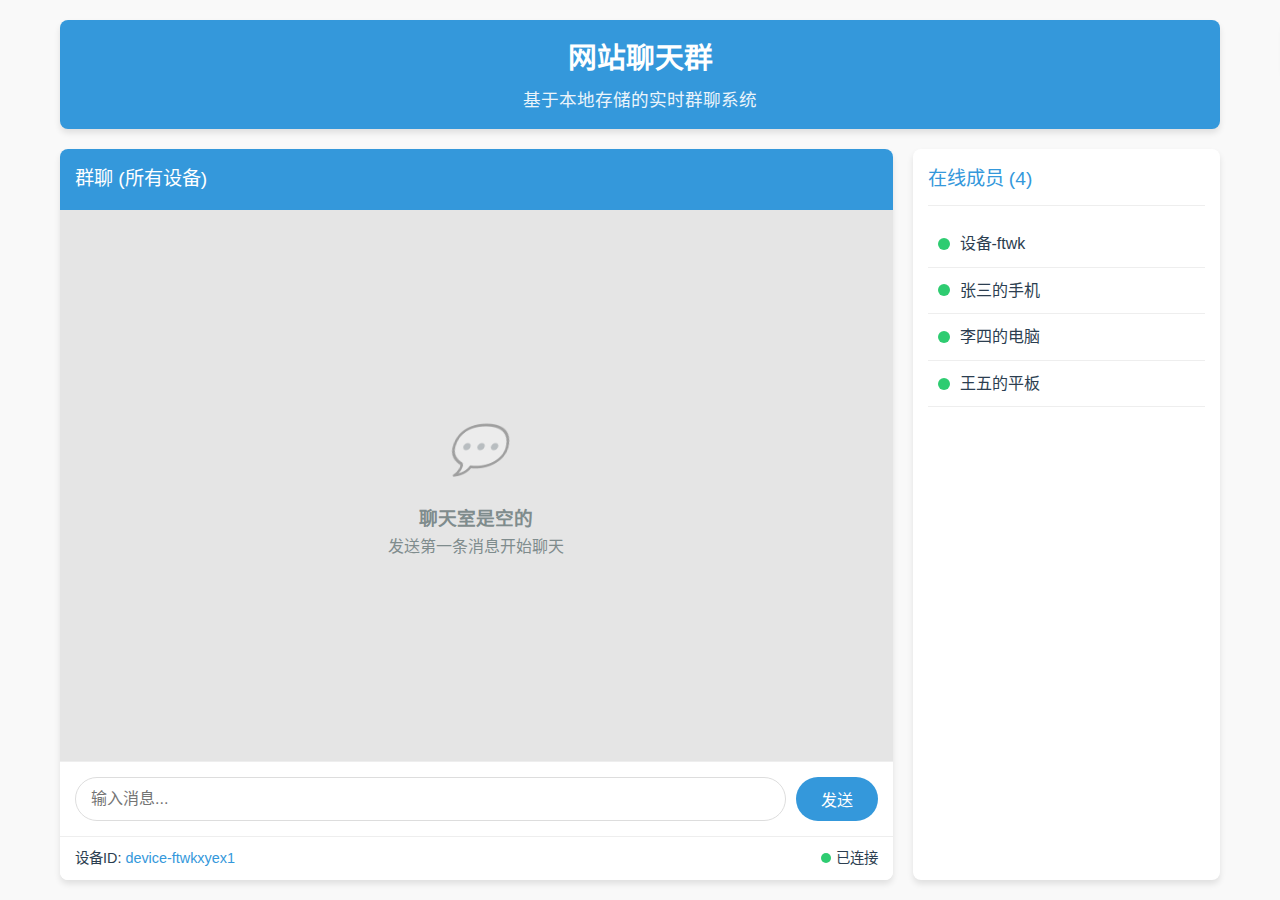
<file: chat.html>
<!DOCTYPE html>
<html lang="zh-CN">
<head>
    <meta charset="utf-8">
    <meta name="viewport" content="width=device-width, initial-scale=1.0">
    <title>网站聊天群</title>
    <style>
        :root {
            --primary-color: #3498db;
            --secondary-color: #2ecc71;
            --dark-bg: #2c3e50;
            --light-bg: #f9f9f9;
            --text-light: #ffffff;
            --text-dark: #2c3e50;
            --card-bg: #ffffff;
            --border-radius: 8px;
            --box-shadow: 0 4px 6px rgba(0, 0, 0, 0.1);
            --chat-bg: #e5e5e5;
        }

        * {
            box-sizing: border-box;
            margin: 0;
            padding: 0;
        }

        body {
            font-family: 'Segoe UI', Tahoma, Geneva, Verdana, sans-serif;
            line-height: 1.6;
            color: var(--text-dark);
            background-color: var(--light-bg);
            padding: 20px;
            max-width: 1200px;
            margin: 0 auto;
            display: flex;
            flex-direction: column;
            height: 100vh;
        }

        header {
            text-align: center;
            margin-bottom: 20px;
            padding: 15px 0;
            background-color: var(--primary-color);
            color: var(--text-light);
            border-radius: var(--border-radius);
            box-shadow: var(--box-shadow);
        }

        h1 {
            margin-bottom: 5px;
            font-size: 1.8rem;
        }

        .subtitle {
            font-size: 1.1rem;
            opacity: 0.9;
        }

        .main-container {
            display: flex;
            gap: 20px;
            flex: 1;
            height: calc(100vh - 180px);
        }

        .chat-container {
            flex: 3;
            display: flex;
            flex-direction: column;
            background-color: var(--card-bg);
            border-radius: var(--border-radius);
            box-shadow: var(--box-shadow);
            overflow: hidden;
        }

        .participants-container {
            flex: 1;
            background-color: var(--card-bg);
            border-radius: var(--border-radius);
            box-shadow: var(--box-shadow);
            padding: 15px;
            display: flex;
            flex-direction: column;
        }

        .participants-header {
            font-size: 1.2rem;
            margin-bottom: 15px;
            padding-bottom: 10px;
            border-bottom: 1px solid #eee;
            color: var(--primary-color);
        }

        .participants-list {
            flex: 1;
            overflow-y: auto;
        }

        .participant-item {
            display: flex;
            align-items: center;
            padding: 10px;
            border-bottom: 1px solid #eee;
            gap: 10px;
        }

        .participant-status {
            width: 12px;
            height: 12px;
            border-radius: 50%;
            background-color: var(--secondary-color);
        }

        .participant-name {
            font-weight: 500;
        }

        .chat-header {
            background-color: var(--primary-color);
            color: var(--text-light);
            padding: 15px;
            font-size: 1.2rem;
        }

        .messages-container {
            flex: 1;
            padding: 15px;
            overflow-y: auto;
            background-color: var(--chat-bg);
            display: flex;
            flex-direction: column;
        }

        .message {
            max-width: 80%;
            padding: 12px 15px;
            margin-bottom: 15px;
            border-radius: 18px;
            position: relative;
        }

        .message.sent {
            align-self: flex-end;
            background-color: var(--primary-color);
            color: var(--text-light);
            border-bottom-right-radius: 5px;
        }

        .message.received {
            align-self: flex-start;
            background-color: var(--card-bg);
            border: 1px solid #ddd;
            border-bottom-left-radius: 5px;
        }

        .message-sender {
            font-weight: bold;
            margin-bottom: 5px;
            font-size: 0.9rem;
        }

        .message-content {
            word-wrap: break-word;
            line-height: 1.4;
        }

        .message-time {
            font-size: 0.75rem;
            text-align: right;
            margin-top: 5px;
            opacity: 0.7;
        }

        .chat-input-container {
            display: flex;
            padding: 15px;
            background-color: var(--card-bg);
            border-top: 1px solid #eee;
        }

        #message-input {
            flex: 1;
            padding: 12px 15px;
            border: 1px solid #ddd;
            border-radius: 24px;
            font-size: 1rem;
            outline: none;
            transition: border-color 0.3s;
        }

        #message-input:focus {
            border-color: var(--primary-color);
        }

        #send-btn {
            background-color: var(--primary-color);
            color: white;
            border: none;
            border-radius: 24px;
            padding: 0 25px;
            margin-left: 10px;
            cursor: pointer;
            font-size: 1rem;
            transition: background-color 0.3s;
        }

        #send-btn:hover {
            background-color: #2980b9;
        }

        .status-bar {
            display: flex;
            justify-content: space-between;
            padding: 10px 15px;
            background-color: var(--card-bg);
            border-top: 1px solid #eee;
            font-size: 0.9rem;
        }

        .device-id {
            font-weight: 500;
            color: var(--primary-color);
        }

        .connection-status {
            display: flex;
            align-items: center;
            gap: 5px;
        }

        .status-dot {
            width: 10px;
            height: 10px;
            border-radius: 50%;
            background-color: #7f8c8d;
        }

        .status-dot.online {
            background-color: var(--secondary-color);
        }

        .notification {
            position: fixed;
            top: 20px;
            right: 20px;
            padding: 15px 20px;
            background-color: #2ecc71;
            color: white;
            border-radius: var(--border-radius);
            box-shadow: var(--box-shadow);
            transform: translateX(120%);
            transition: transform 0.3s ease;
            z-index: 1000;
        }

        .notification.show {
            transform: translateX(0);
        }

        .notification.error {
            background-color: #e74c3c;
        }

        .empty-state {
            display: flex;
            flex-direction: column;
            align-items: center;
            justify-content: center;
            height: 100%;
            text-align: center;
            color: #7f8c8d;
            padding: 20px;
        }

        .empty-state i {
            font-size: 3rem;
            margin-bottom: 15px;
            opacity: 0.3;
        }

        @media (max-width: 768px) {
            .main-container {
                flex-direction: column;
            }
            
            .participants-container {
                max-height: 200px;
            }
        }
    </style>
</head>
<body>
    <header>
        <h1>网站聊天群</h1>
        <p class="subtitle">基于本地存储的实时群聊系统</p>
    </header>

    <div class="main-container">
        <!-- 聊天主区域 -->
        <div class="chat-container">
            <div class="chat-header">
                群聊 (所有设备)
            </div>
            
            <div class="messages-container" id="messages-container">
                <div class="empty-state" id="empty-state">
                    <i>💬</i>
                    <h3>聊天室是空的</h3>
                    <p>发送第一条消息开始聊天</p>
                </div>
                <!-- 消息将通过JS动态添加 -->
            </div>
            
            <div class="chat-input-container">
                <input type="text" id="message-input" placeholder="输入消息...">
                <button id="send-btn">发送</button>
            </div>
            
            <div class="status-bar">
                <div>设备ID: <span class="device-id" id="device-id">正在生成...</span></div>
                <div class="connection-status">
                    <span class="status-dot" id="status-dot"></span>
                    <span id="connection-status">正在连接...</span>
                </div>
            </div>
        </div>
        
        <!-- 参与者区域 -->
        <div class="participants-container">
            <div class="participants-header">在线成员 (<span id="participant-count">0</span>)</div>
            <div class="participants-list" id="participants-list">
                <!-- 参与者将通过JS动态添加 -->
            </div>
        </div>
    </div>
    
    <div class="notification" id="notification">消息已发送</div>

    <script>
        // 聊天应用对象
        const ChatApp = {
            // 初始化状态
            db: null,
            deviceId: null,
            deviceName: null,
            connectedDevices: new Map(),
            messages: [],
            
            // 初始化应用
            async init() {
                // 生成或获取设备ID
                this.deviceId = localStorage.getItem('device-id') || this.generateDeviceId();
                this.deviceName = localStorage.getItem('device-name') || `设备-${this.deviceId.substr(7, 4)}`;
                document.getElementById('device-id').textContent = this.deviceId;
                
                // 初始化IndexedDB
                await this.initIndexedDB();
                
                // 加载历史消息
                await this.loadMessages();
                
                // 设置事件监听器
                this.setupEventListeners();
                
                // 模拟连接其他设备
                this.simulateDeviceConnections();
                
                // 更新UI
                this.updateUI();
            },
            
            // 生成设备ID
            generateDeviceId() {
                const id = 'device-' + Math.random().toString(36).substr(2, 9);
                localStorage.setItem('device-id', id);
                return id;
            },
            
            // 初始化IndexedDB
            async initIndexedDB() {
                return new Promise((resolve, reject) => {
                    const request = indexedDB.open('ChatDB', 1);
                    
                    request.onerror = (event) => {
                        console.error('IndexedDB初始化失败:', event.target.error);
                        reject(event.target.error);
                    };
                    
                    request.onsuccess = (event) => {
                        this.db = event.target.result;
                        resolve();
                    };
                    
                    request.onupgradeneeded = (event) => {
                        const db = event.target.result;
                        if (!db.objectStoreNames.contains('messages')) {
                            const store = db.createObjectStore('messages', { keyPath: 'id' });
                            store.createIndex('timestamp', 'timestamp', { unique: false });
                        }
                    };
                });
            },
            
            // 设置事件监听器
            setupEventListeners() {
                // 发送按钮
                document.getElementById('send-btn').addEventListener('click', () => this.sendMessage());
                
                // 输入框回车发送
                document.getElementById('message-input').addEventListener('keypress', (e) => {
                    if (e.key === 'Enter') {
                        this.sendMessage();
                    }
                });
                
                // 模拟窗口焦点事件
                window.addEventListener('focus', () => {
                    this.showNotification('您已回到聊天室');
                });
            },
            
            // 发送消息
            async sendMessage() {
                const input = document.getElementById('message-input');
                const message = input.value.trim();
                
                if (!message) {
                    this.showNotification('消息不能为空', 'error');
                    return;
                }
                
                // 创建消息对象
                const messageObj = {
                    id: `msg-${Date.now()}-${Math.random().toString(36).substr(2, 5)}`,
                    senderId: this.deviceId,
                    senderName: this.deviceName,
                    content: message,
                    timestamp: Date.now()
                };
                
                // 保存到数据库
                await this.saveMessage(messageObj);
                
                // 添加到消息数组
                this.messages.push(messageObj);
                
                // 清空输入框
                input.value = '';
                
                // 更新UI
                this.addMessageToUI(messageObj, true);
                
                // 模拟发送到其他设备
                this.simulateMessageReceive(messageObj);
            },
            
            // 保存消息到数据库
            async saveMessage(message) {
                const tx = this.db.transaction(['messages'], 'readwrite');
                const store = tx.objectStore('messages');
                await store.add(message);
            },
            
            // 加载历史消息
            async loadMessages() {
                return new Promise((resolve) => {
                    const tx = this.db.transaction(['messages'], 'readonly');
                    const store = tx.objectStore('messages');
                    const index = store.index('timestamp');
                    const request = index.openCursor(null, 'next');
                    
                    request.onsuccess = (event) => {
                        const cursor = event.target.result;
                        if (cursor) {
                            this.messages.push(cursor.value);
                            cursor.continue();
                        } else {
                            resolve();
                        }
                    };
                });
            },
            
            // 添加消息到UI
            addMessageToUI(message, isSent = false) {
                // 隐藏空状态
                document.getElementById('empty-state').style.display = 'none';
                
                const messagesContainer = document.getElementById('messages-container');
                const messageElement = document.createElement('div');
                messageElement.className = `message ${isSent ? 'sent' : 'received'}`;
                
                messageElement.innerHTML = `
                    <div class="message-sender">${isSent ? '您' : message.senderName}</div>
                    <div class="message-content">${message.content}</div>
                    <div class="message-time">${this.formatTime(message.timestamp)}</div>
                `;
                
                messagesContainer.appendChild(messageElement);
                
                // 滚动到底部
                messagesContainer.scrollTop = messagesContainer.scrollHeight;
            },
            
            // 模拟设备连接
            simulateDeviceConnections() {
                // 模拟几个设备
                const devices = [
                    { id: 'device-abc123', name: '张三的手机' },
                    { id: 'device-def456', name: '李四的电脑' },
                    { id: 'device-ghi789', name: '王五的平板' }
                ];
                
                // 添加当前设备
                this.connectedDevices.set(this.deviceId, {
                    id: this.deviceId,
                    name: this.deviceName,
                    lastActive: Date.now()
                });
                
                // 添加其他设备
                devices.forEach(device => {
                    this.connectedDevices.set(device.id, {
                        ...device,
                        lastActive: Date.now() - Math.floor(Math.random() * 60000)
                    });
                });
                
                // 更新参与者列表
                this.updateParticipantsList();
                
                // 更新连接状态
                this.updateConnectionStatus();
            },
            
            // 更新参与者列表
            updateParticipantsList() {
                const participantsList = document.getElementById('participants-list');
                participantsList.innerHTML = '';
                
                // 更新参与者计数
                document.getElementById('participant-count').textContent = this.connectedDevices.size;
                
                // 添加参与者
                this.connectedDevices.forEach(device => {
                    const participantItem = document.createElement('div');
                    participantItem.className = 'participant-item';
                    
                    participantItem.innerHTML = `
                        <span class="participant-status"></span>
                        <div class="participant-name">${device.name}</div>
                    `;
                    
                    participantsList.appendChild(participantItem);
                });
            },
            
            // 更新连接状态
            updateConnectionStatus() {
                document.getElementById('status-dot').className = 'status-dot online';
                document.getElementById('connection-status').textContent = '已连接';
            },
            
            // 模拟接收消息
            simulateMessageReceive(message) {
                // 随机延迟模拟网络传输
                const delay = 500 + Math.random() * 1500;
                
                setTimeout(() => {
                    // 排除自己发送的消息
                    if (message.senderId !== this.deviceId) {
                        this.addMessageToUI(message);
                        this.showNotification(`收到来自 ${message.senderName} 的消息`);
                    }
                }, delay);
            },
            
            // 显示通知
            showNotification(message, type = 'success') {
                const notification = document.getElementById('notification');
                notification.textContent = message;
                notification.className = 'notification';
                
                if (type === 'error') {
                    notification.classList.add('error');
                }
                
                notification.classList.add('show');
                
                setTimeout(() => {
                    notification.classList.remove('show');
                }, 3000);
            },
            
            // 格式化时间
            formatTime(timestamp) {
                const date = new Date(timestamp);
                return `${date.getHours().toString().padStart(2, '0')}:${date.getMinutes().toString().padStart(2, '0')}`;
            },
            
            // 更新UI
            updateUI() {
                // 添加所有历史消息
                this.messages.forEach(message => {
                    const isSent = message.senderId === this.deviceId;
                    this.addMessageToUI(message, isSent);
                });
                
                // 如果没有消息，显示空状态
                if (this.messages.length === 0) {
                    document.getElementById('empty-state').style.display = 'flex';
                }
            }
        };

        // 初始化应用
        window.addEventListener('DOMContentLoaded', () => {
            ChatApp.init();
        });
    </script>
</body>
</html>
</file>
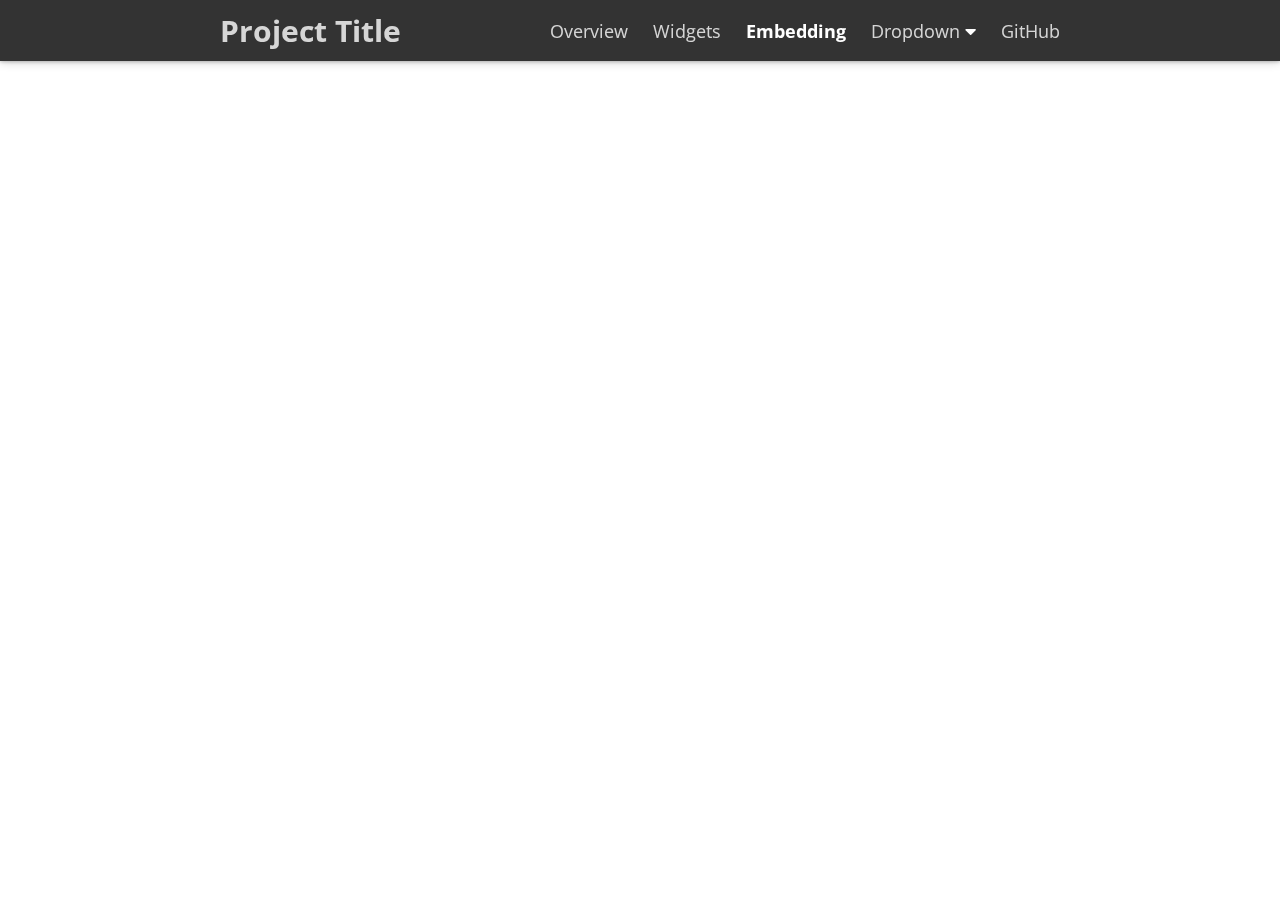
<file: embedding.html>
<!doctype html>
<html>

<head>
  <title>Project Title</title>
  <meta charset="utf-8" name="viewport" content="width=device-width, initial-scale=1">
  <link href="https://use.fontawesome.com/releases/v5.2.0/css/all.css" media="screen" rel="stylesheet" type="text/css" />
  <link href="css/frame.css" media="screen" rel="stylesheet" type="text/css" />
  <link href="css/controls.css" media="screen" rel="stylesheet" type="text/css" />
  <link href="css/custom.css" media="screen" rel="stylesheet" type="text/css" />
  <link href='https://fonts.googleapis.com/css?family=Open+Sans:400,700' rel='stylesheet' type='text/css'>
  <link href='https://fonts.googleapis.com/css?family=Open+Sans+Condensed:300,700' rel='stylesheet' type='text/css'>
  <link href="https://fonts.googleapis.com/css?family=Source+Sans+Pro:400,700" rel="stylesheet">
  <script src="https://ajax.googleapis.com/ajax/libs/jquery/3.3.1/jquery.min.js"></script>
  <script src="js/menu.js"></script>
  <style>
    .menu-embedding {
      color: rgb(255, 255, 255) !important;
      opacity: 1 !important;
      font-weight: 700 !important;
    }
  </style>
</head>

<body class="force-no-scroll">
  <div class="menu-container"></div>
  <div class="iframe-container">
    <iframe class="iframe" src="https://yenchiah.me/geo-heatmap/GeoHeatmap.html"></iframe>
  </div>
</body>

</html>
</file>
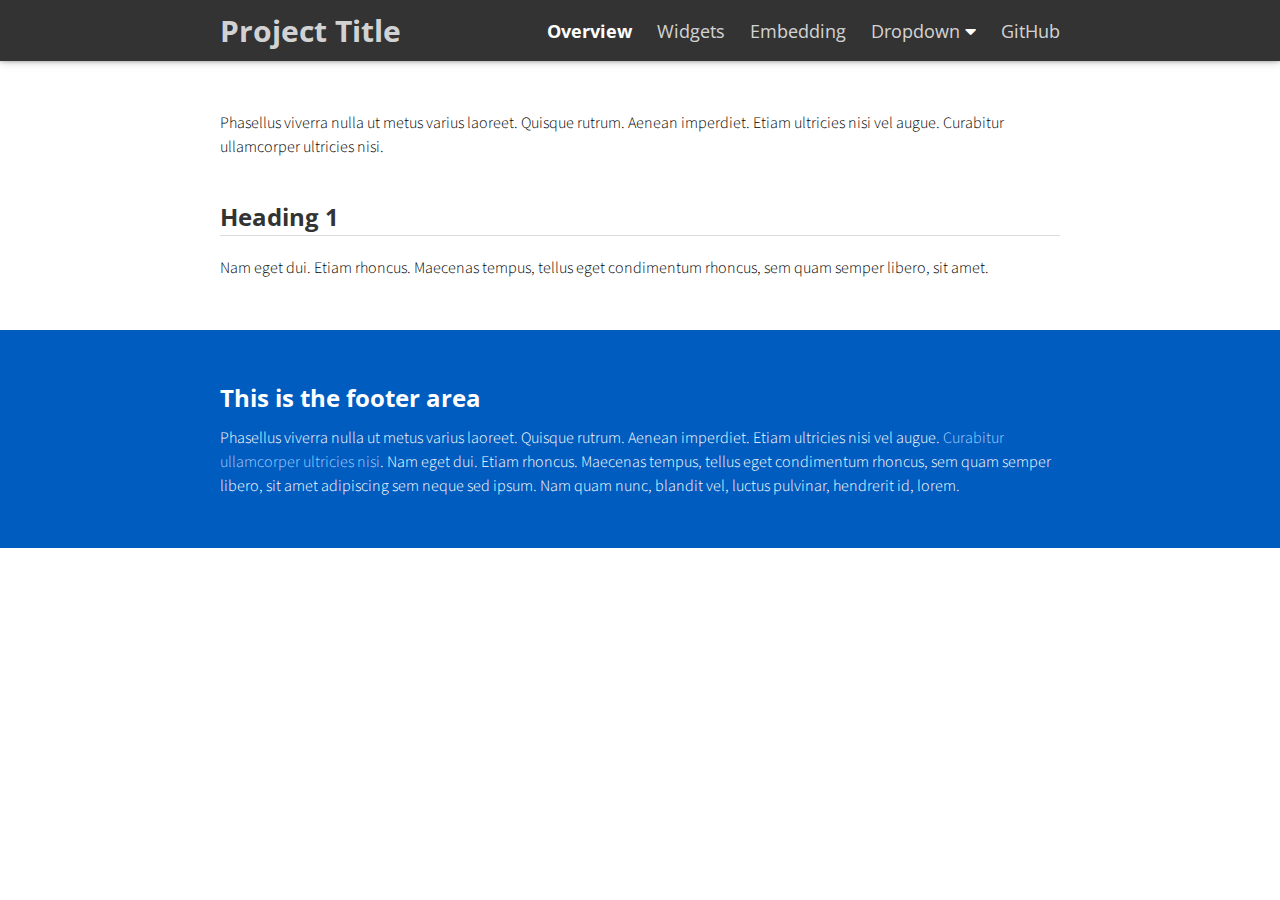
<file: empty.html>
<!doctype html>
<html>

<head>
  <title>Project Title</title>
  <meta charset="utf-8" name="viewport" content="width=device-width, initial-scale=1">
  <link href="https://use.fontawesome.com/releases/v5.2.0/css/all.css" media="screen" rel="stylesheet" type="text/css" />
  <link href="css/frame.css" media="screen" rel="stylesheet" type="text/css" />
  <link href="css/controls.css" media="screen" rel="stylesheet" type="text/css" />
  <link href="css/custom.css" media="screen" rel="stylesheet" type="text/css" />
  <link href='https://fonts.googleapis.com/css?family=Open+Sans:400,700' rel='stylesheet' type='text/css'>
  <link href='https://fonts.googleapis.com/css?family=Open+Sans+Condensed:300,700' rel='stylesheet' type='text/css'>
  <link href="https://fonts.googleapis.com/css?family=Source+Sans+Pro:400,700" rel="stylesheet">
  <script src="https://ajax.googleapis.com/ajax/libs/jquery/3.3.1/jquery.min.js"></script>
  <script src="js/menu.js"></script>
  <script src="js/footer.js"></script>
  <style>
    .menu-index {
      color: rgb(255, 255, 255) !important;
      opacity: 1 !important;
      font-weight: 700 !important;
    }
  </style>
</head>

<body>
  <div class="menu-container"></div>
  <div class="content-container">
    <div class="content">
      <div class="content-table flex-column">
        <div class="flex-row">
          <div class="flex-item flex-column">
            <p class="text">
              Phasellus viverra nulla ut metus varius laoreet. Quisque rutrum. Aenean imperdiet. Etiam ultricies nisi vel
              augue. Curabitur ullamcorper ultricies nisi.
            </p>
            <h2>Heading 1</h2>
            <hr>
            <p class="text">
              Nam eget dui. Etiam rhoncus. Maecenas tempus, tellus eget condimentum rhoncus, sem quam semper libero, sit amet.
            </p>
          </div>
        </div>
      </div>
    </div>
  </div>
  <div class="footer-container"></div>
</body>

</html>
</file>
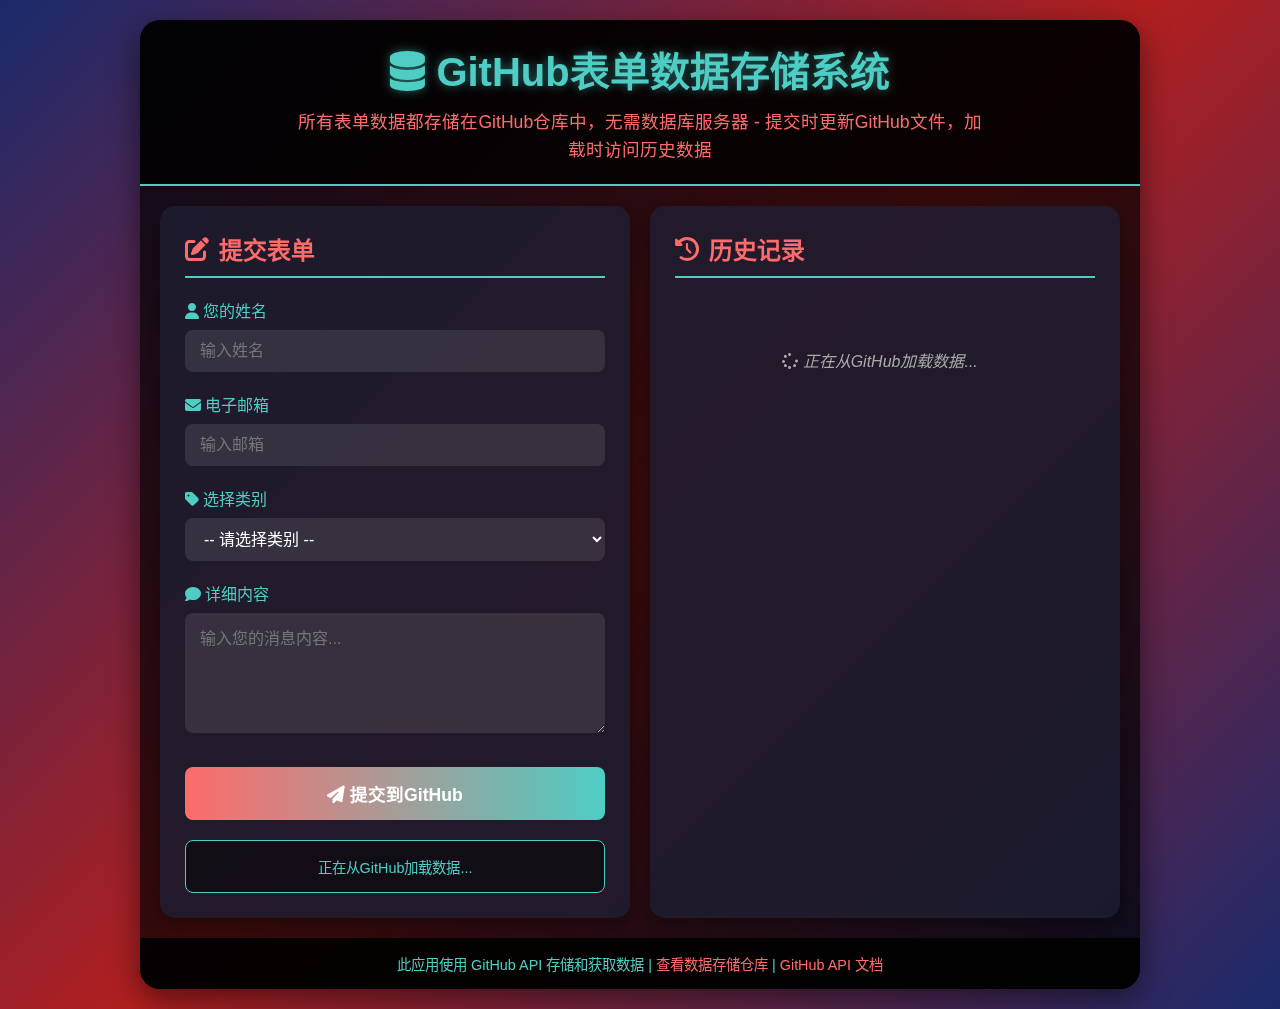
<file: form.html>
<!DOCTYPE html>
<html lang="zh-CN">
<head>
    <meta charset="UTF-8">
    <meta name="viewport" content="width=device-width, initial-scale=1.0">
    <title>GitHub表单数据存储系统</title>
    <link rel="stylesheet" href="https://cdnjs.cloudflare.com/ajax/libs/font-awesome/6.4.0/css/all.min.css">
    <style>
        * {
            box-sizing: border-box;
            margin: 0;
            padding: 0;
            font-family: 'Segoe UI', Tahoma, Geneva, Verdana, sans-serif;
        }
        
        body {
            background: linear-gradient(135deg, #1a2a6c, #b21f1f, #1a2a6c);
            color: #fff;
            min-height: 100vh;
            padding: 20px;
        }
        
        .container {
            max-width: 1000px;
            margin: 0 auto;
            display: flex;
            flex-direction: column;
            min-height: 95vh;
            background: rgba(0, 0, 0, 0.7);
            border-radius: 20px;
            overflow: hidden;
            box-shadow: 0 10px 30px rgba(0, 0, 0, 0.5);
            backdrop-filter: blur(10px);
        }
        
        header {
            background: rgba(0, 0, 0, 0.8);
            padding: 20px;
            text-align: center;
            border-bottom: 2px solid #4ecdc4;
        }
        
        h1 {
            font-size: 2.5rem;
            margin-bottom: 10px;
            color: #4ecdc4;
            text-shadow: 0 0 10px rgba(78, 205, 196, 0.5);
        }
        
        .subtitle {
            color: #ff6b6b;
            font-size: 1.1rem;
            max-width: 700px;
            margin: 0 auto;
            line-height: 1.6;
        }
        
        .content-area {
            display: flex;
            flex: 1;
            padding: 20px;
            gap: 20px;
        }
        
        @media (max-width: 768px) {
            .content-area {
                flex-direction: column;
            }
        }
        
        .form-section {
            flex: 1;
            background: rgba(30, 30, 50, 0.8);
            border-radius: 15px;
            padding: 25px;
            box-shadow: 0 5px 15px rgba(0, 0, 0, 0.3);
        }
        
        .data-section {
            flex: 1;
            background: rgba(30, 30, 50, 0.8);
            border-radius: 15px;
            padding: 25px;
            box-shadow: 0 5px 15px rgba(0, 0, 0, 0.3);
            display: flex;
            flex-direction: column;
        }
        
        .section-title {
            color: #ff6b6b;
            margin-bottom: 20px;
            padding-bottom: 10px;
            border-bottom: 2px solid #4ecdc4;
            font-size: 1.5rem;
            display: flex;
            align-items: center;
            gap: 10px;
        }
        
        .form-group {
            margin-bottom: 20px;
        }
        
        label {
            display: block;
            margin-bottom: 8px;
            color: #4ecdc4;
            font-weight: 500;
        }
        
        input, textarea, select {
            width: 100%;
            padding: 12px 15px;
            border: none;
            border-radius: 8px;
            font-size: 1rem;
            background: rgba(255, 255, 255, 0.1);
            color: white;
            transition: all 0.3s;
        }
        
        input:focus, textarea:focus, select:focus {
            outline: none;
            box-shadow: 0 0 0 2px #4ecdc4;
        }
        
        textarea {
            min-height: 120px;
            resize: vertical;
        }
        
        button {
            background: linear-gradient(to right, #ff6b6b, #4ecdc4);
            color: white;
            font-weight: bold;
            border: none;
            padding: 14px 20px;
            border-radius: 8px;
            cursor: pointer;
            transition: all 0.3s;
            width: 100%;
            font-size: 1.1rem;
            margin-top: 10px;
        }
        
        button:hover {
            transform: translateY(-2px);
            box-shadow: 0 5px 15px rgba(0, 0, 0, 0.3);
        }
        
        button:active {
            transform: translateY(0);
        }
        
        button:disabled {
            background: #666;
            cursor: not-allowed;
            transform: none;
            box-shadow: none;
        }
        
        .status {
            text-align: center;
            padding: 15px;
            margin-top: 20px;
            border-radius: 8px;
            background: rgba(0, 0, 0, 0.5);
            font-size: 0.9rem;
        }
        
        .status.success {
            color: #4ecdc4;
            border: 1px solid #4ecdc4;
        }
        
        .status.error {
            color: #ff6b6b;
            border: 1px solid #ff6b6b;
        }
        
        .data-list {
            flex: 1;
            overflow-y: auto;
            margin-top: 10px;
            padding-right: 10px;
        }
        
        .data-item {
            background: rgba(255, 255, 255, 0.1);
            border-radius: 8px;
            padding: 15px;
            margin-bottom: 15px;
            border-left: 4px solid #4ecdc4;
            animation: fadeIn 0.5s ease-out;
        }
        
        @keyframes fadeIn {
            from { opacity: 0; transform: translateY(10px); }
            to { opacity: 1; transform: translateY(0); }
        }
        
        .data-header {
            display: flex;
            justify-content: space-between;
            margin-bottom: 8px;
            font-size: 0.9rem;
            color: #aaa;
        }
        
        .data-name {
            font-weight: bold;
            color: #4ecdc4;
            font-size: 1.2rem;
        }
        
        .data-timestamp {
            font-size: 0.8rem;
        }
        
        .data-content {
            line-height: 1.5;
            word-break: break-word;
            margin-top: 10px;
        }
        
        .data-category {
            display: inline-block;
            background: rgba(255, 107, 107, 0.3);
            padding: 3px 8px;
            border-radius: 20px;
            font-size: 0.8rem;
            margin-top: 8px;
        }
        
        .github-info {
            text-align: center;
            padding: 15px;
            background: rgba(0, 0, 0, 0.9);
            font-size: 0.9rem;
            color: #4ecdc4;
        }
        
        .github-info a {
            color: #ff6b6b;
            text-decoration: none;
        }
        
        .github-info a:hover {
            text-decoration: underline;
        }
        
        .empty-data {
            text-align: center;
            padding: 40px 20px;
            color: #aaa;
            font-style: italic;
        }
    </style>
</head>
<body>
    <div class="container">
        <header>
            <h1><i class="fas fa-database"></i> GitHub表单数据存储系统</h1>
            <p class="subtitle">所有表单数据都存储在GitHub仓库中，无需数据库服务器 - 提交时更新GitHub文件，加载时访问历史数据</p>
        </header>
        
        <div class="content-area">
            <div class="form-section">
                <h2 class="section-title"><i class="fas fa-edit"></i> 提交表单</h2>
                
                <form id="dataForm">
                    <div class="form-group">
                        <label for="name"><i class="fas fa-user"></i> 您的姓名</label>
                        <input type="text" id="name" placeholder="输入姓名" required>
                    </div>
                    
                    <div class="form-group">
                        <label for="email"><i class="fas fa-envelope"></i> 电子邮箱</label>
                        <input type="email" id="email" placeholder="输入邮箱" required>
                    </div>
                    
                    <div class="form-group">
                        <label for="category"><i class="fas fa-tag"></i> 选择类别</label>
                        <select id="category" required>
                            <option value="">-- 请选择类别 --</option>
                            <option value="feedback">反馈意见</option>
                            <option value="suggestion">功能建议</option>
                            <option value="bug">问题报告</option>
                            <option value="other">其他</option>
                        </select>
                    </div>
                    
                    <div class="form-group">
                        <label for="message"><i class="fas fa-comment"></i> 详细内容</label>
                        <textarea id="message" placeholder="输入您的消息内容..." required></textarea>
                    </div>
                    
                    <button type="submit" id="submitBtn">
                        <i class="fas fa-paper-plane"></i> 提交到GitHub
                    </button>
                </form>
                
                <div class="status" id="statusMessage">
                    系统就绪，请填写表单并提交
                </div>
            </div>
            
            <div class="data-section">
                <h2 class="section-title"><i class="fas fa-history"></i> 历史记录</h2>
                
                <div class="data-list" id="dataList">
                    <div class="empty-data">
                        <i class="fas fa-spinner fa-spin"></i> 正在从GitHub加载数据...
                    </div>
                </div>
            </div>
        </div>
        
        <div class="github-info">
            <p>此应用使用 GitHub API 存储和获取数据 | 
                <a href="#" id="repoLink">查看数据存储仓库</a> | 
                <a href="#" id="apiDocs">GitHub API 文档</a>
            </p>
        </div>
    </div>

    <script>
        // 配置信息 - 在实际应用中需要替换为真实值
        const GITHUB_REPO_OWNER = 'FgSopy';
        const GITHUB_REPO_NAME = 'fgsopy.github.io';
        const GITHUB_TOKEN = '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';
        const DATA_FILE = 'form_data.json';
        
        // 模拟数据 - 实际应用中会从GitHub获取真实数据
        const sampleData = [
            {
                id: 1,
                name: "张三",
                email: "zhangsan@example.com",
                category: "feedback",
                message: "这个表单系统非常好用，感谢开发！",
                timestamp: "2023-08-15T10:30:00Z"
            },
            {
                id: 2,
                name: "李四",
                email: "lisi@company.org",
                category: "suggestion",
                message: "建议增加一个附件上传功能，这样用户可以提交图片或文档",
                timestamp: "2023-08-16T14:22:15Z"
            },
            {
                id: 3,
                name: "王五",
                email: "wangwu@webapp.com",
                category: "bug",
                message: "在移动设备上，表单的提交按钮有时会超出屏幕边界",
                timestamp: "2023-08-17T09:45:30Z"
            },
            {
                id: 4,
                name: "赵六",
                email: "zhaoliu@test.net",
                category: "other",
                message: "我想知道这个系统的最大存储容量是多少？有没有限制？",
                timestamp: "2023-08-18T16:10:45Z"
            }
        ];
        
        // DOM元素
        const dataForm = document.getElementById('dataForm');
        const submitBtn = document.getElementById('submitBtn');
        const statusMessage = document.getElementById('statusMessage');
        const dataList = document.getElementById('dataList');
        
        // 显示状态消息
        function showStatus(message, isError = false) {
            statusMessage.textContent = message;
            statusMessage.className = 'status';
            statusMessage.classList.add(isError ? 'error' : 'success');
        }
        
        // 显示历史数据
        function displayData(data) {
            if (!data || data.length === 0) {
                dataList.innerHTML = '<div class="empty-data"><i class="fas fa-inbox"></i> 暂无数据</div>';
                return;
            }
            
            // 按时间倒序排序
            data.sort((a, b) => new Date(b.timestamp) - new Date(a.timestamp));
            
            dataList.innerHTML = '';
            
            data.forEach(item => {
                const itemElement = document.createElement('div');
                itemElement.className = 'data-item';
                
                const date = new Date(item.timestamp);
                const dateStr = date.toLocaleDateString();
                const timeStr = date.toLocaleTimeString([], { hour: '2-digit', minute: '2-digit' });
                
                // 类别显示文本
                let categoryText = '';
                switch(item.category) {
                    case 'feedback': categoryText = '反馈意见'; break;
                    case 'suggestion': categoryText = '功能建议'; break;
                    case 'bug': categoryText = '问题报告'; break;
                    default: categoryText = '其他';
                }
                
                itemElement.innerHTML = `
                    <div class="data-header">
                        <span class="data-name">${item.name}</span>
                        <span class="data-timestamp">${dateStr} ${timeStr}</span>
                    </div>
                    <div class="data-content">${item.message}</div>
                    <div>
                        <span class="data-category">${categoryText}</span>
                        <span class="data-email">${item.email}</span>
                    </div>
                `;
                
                dataList.appendChild(itemElement);
            });
        }
        
        // 从GitHub获取数据
        function fetchData() {
            showStatus('正在从GitHub加载数据...');
            
            // 模拟API请求延迟
            setTimeout(() => {
                displayData(sampleData);
                showStatus('数据加载成功 | 最后更新: 2023-08-18');
            }, 1500);
            
            // 实际实现中，这里会调用GitHub API
            /*
            fetch(`https://api.github.com/repos/${GITHUB_REPO_OWNER}/${GITHUB_REPO_NAME}/contents/${DATA_FILE}`)
                .then(response => response.json())
                .then(data => {
                    const content = atob(data.content); // 解码base64
                    const jsonData = JSON.parse(content);
                    displayData(jsonData);
                    showStatus('数据加载成功 | 最后更新: ' + new Date(data.commit.committer.date).toLocaleString());
                })
                .catch(error => {
                    console.error('加载数据失败:', error);
                    showStatus('加载数据失败: ' + error.message, true);
                });
            */
        }
        
        // 提交表单数据到GitHub
        function submitData(event) {
            event.preventDefault();
            
            const name = document.getElementById('name').value.trim();
            const email = document.getElementById('email').value.trim();
            const category = document.getElementById('category').value;
            const message = document.getElementById('message').value.trim();
            
            if (!name || !email || !category || !message) {
                showStatus('请填写所有必填字段', true);
                return;
            }
            
            const formData = {
                id: Date.now(),
                name: name,
                email: email,
                category: category,
                message: message,
                timestamp: new Date().toISOString()
            };
            
            submitBtn.disabled = true;
            showStatus('正在提交数据到GitHub...');
            
            // 模拟API请求
            setTimeout(() => {
                // 在实际应用中，这里会将新数据添加到现有数据并更新GitHub
                sampleData.unshift(formData);
                displayData(sampleData);
                
                showStatus('数据已成功存储到GitHub!');
                dataForm.reset();
                submitBtn.disabled = false;
                
                // 3秒后清除成功消息
                setTimeout(() => {
                    showStatus('系统就绪，可以提交新数据');
                }, 3000);
            }, 2000);
            
            // 实际实现中，这里会调用GitHub API更新文件
            /*
            updateGitHubFile(formData)
                .then(() => {
                    showStatus('数据已成功存储到GitHub!');
                    dataForm.reset();
                    submitBtn.disabled = false;
                    
                    // 重新加载数据
                    fetchData();
                    
                    // 3秒后清除成功消息
                    setTimeout(() => {
                        showStatus('系统就绪，可以提交新数据');
                    }, 3000);
                })
                .catch(error => {
                    console.error('提交失败:', error);
                    showStatus('提交失败: ' + error.message, true);
                    submitBtn.disabled = false;
                });
            */
        }
        
        // 实际更新GitHub文件的函数
        async function updateGitHubFile(newData) {
            // 1. 获取当前文件内容和SHA
            const getUrl = `https://api.github.com/repos/${GITHUB_REPO_OWNER}/${GITHUB_REPO_NAME}/contents/${DATA_FILE}`;
            const getResponse = await fetch(getUrl, {
                headers: {
                    'Authorization': `token ${GITHUB_TOKEN}`,
                    'Accept': 'application/vnd.github.v3+json'
                }
            });
            
            if (!getResponse.ok) {
                throw new Error('获取文件失败: ' + getResponse.status);
            }
            
            const fileData = await getResponse.json();
            const currentContent = atob(fileData.content.replace(/\s/g, ''));
            const sha = fileData.sha;
            
            // 2. 更新数据数组
            const existingData = JSON.parse(currentContent || '[]');
            existingData.unshift(newData);
            
            const newContent = JSON.stringify(existingData, null, 2);
            const encodedContent = btoa(unescape(encodeURIComponent(newContent)));
            
            // 3. 更新文件
            const updateUrl = `https://api.github.com/repos/${GITHUB_REPO_OWNER}/${GITHUB_REPO_NAME}/contents/${DATA_FILE}`;
            const updateResponse = await fetch(updateUrl, {
                method: 'PUT',
                headers: {
                    'Authorization': `token ${GITHUB_TOKEN}`,
                    'Content-Type': 'application/json',
                    'Accept': 'application/vnd.github.v3+json'
                },
                body: JSON.stringify({
                    message: `添加新表单数据: ${newData.name}`,
                    content: encodedContent,
                    sha: sha
                })
            });
            
            if (!updateResponse.ok) {
                throw new Error('更新文件失败: ' + updateResponse.status);
            }
            
            return updateResponse.json();
        }
        
        // 事件监听
        dataForm.addEventListener('submit', submitData);
        
        // 设置仓库链接
        document.getElementById('repoLink').href = `https://github.com/${GITHUB_REPO_OWNER}/${GITHUB_REPO_NAME}`;
        document.getElementById('apiDocs').href = 'https://docs.github.com/en/rest';
        
        // 初始化：加载数据
        fetchData();
    </script>
</body>
</html>
</file>
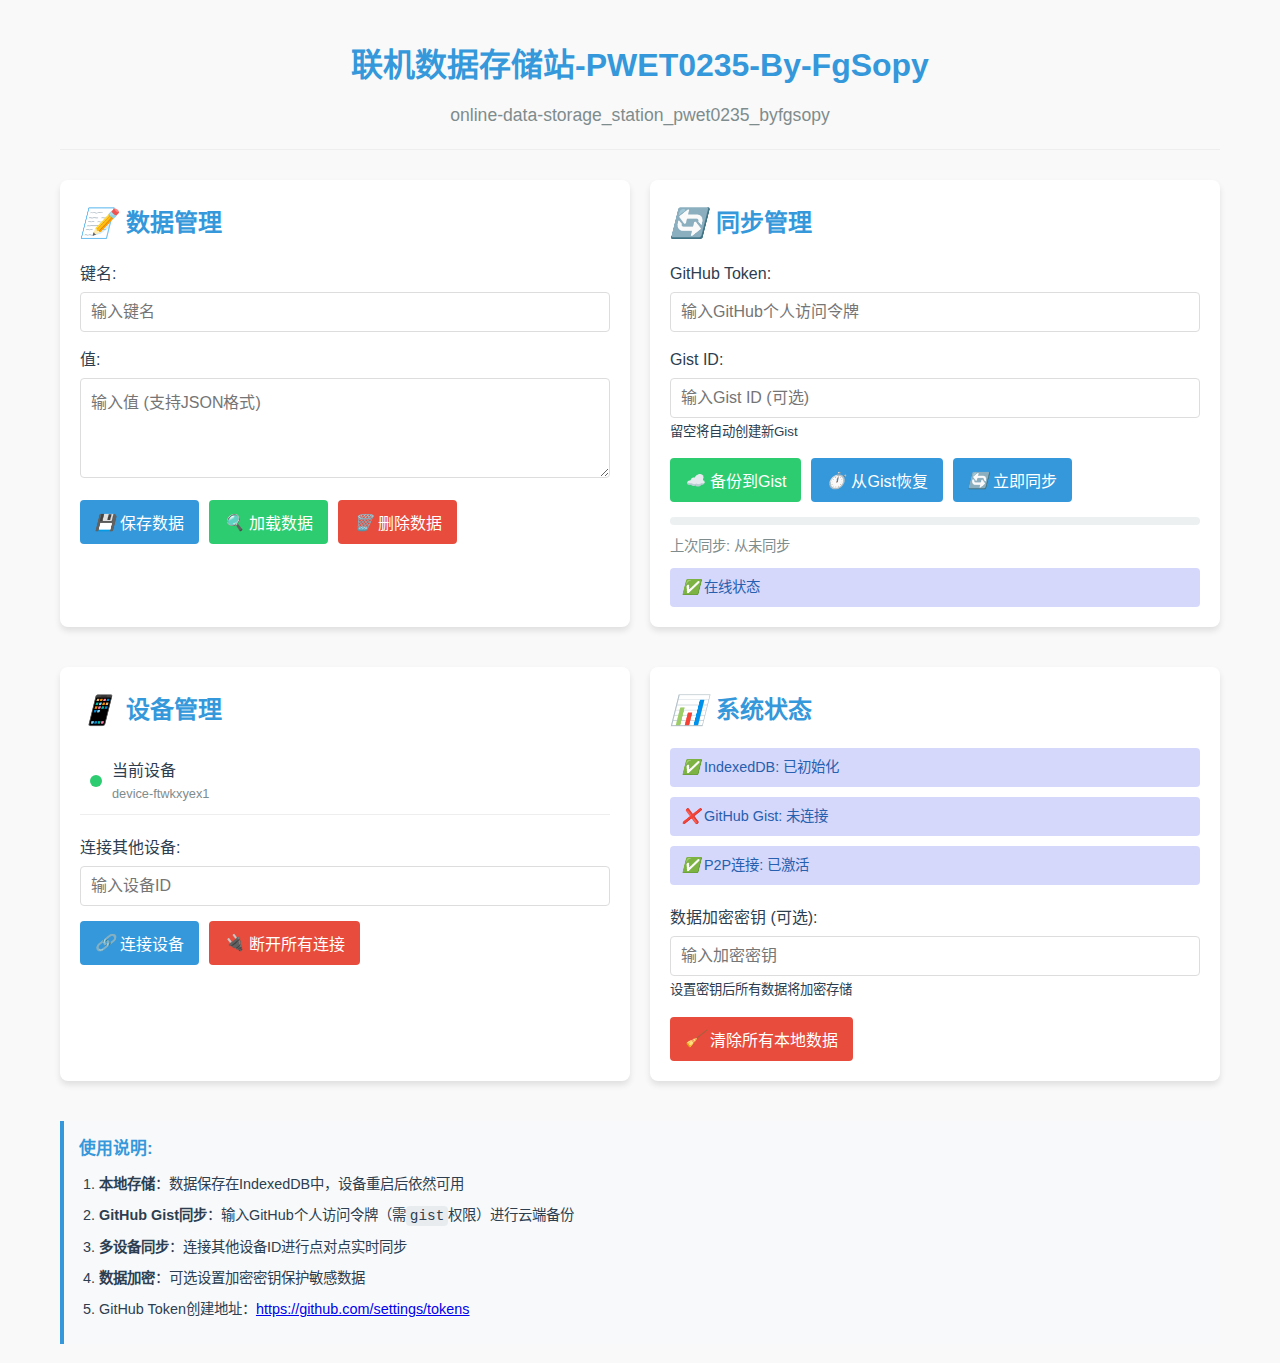
<file: online-data-storage_station_pwet0235_byfgsopy.html>
<!DOCTYPE html>
<html lang="zh-CN">
<head>
    <meta charset="UTF-8">
    <meta name="viewport" content="width=device-width, initial-scale=1.0">
    <title>联机数据存储站 | By FgSopy</title>
    <style>
        :root {
            --primary-color: #3498db;
            --secondary-color: #2ecc71;
            --danger-color: #e74c3c;
            --text-color: #2c3e50;
            --bg-color: #f9f9f9;
            --card-bg: #ffffff;
            --border-radius: 8px;
            --box-shadow: 0 4px 6px rgba(0, 0, 0, 0.1);
        }

        * {
            box-sizing: border-box;
            margin: 0;
            padding: 0;
        }

        body {
            font-family: 'Segoe UI', Tahoma, Geneva, Verdana, sans-serif;
            line-height: 1.6;
            color: var(--text-color);
            background-color: var(--bg-color);
            padding: 20px;
            max-width: 1200px;
            margin: 0 auto;
        }

        header {
            text-align: center;
            margin-bottom: 30px;
            padding: 20px 0;
            border-bottom: 1px solid #eee;
        }

        h1 {
            color: var(--primary-color);
            margin-bottom: 10px;
        }

        .subtitle {
            color: #7f8c8d;
            font-size: 1.1rem;
        }

        .container {
            display: grid;
            grid-template-columns: 1fr;
            gap: 20px;
        }

        @media (min-width: 768px) {
            .container {
                grid-template-columns: 1fr 1fr;
            }
        }

        .card {
            background-color: var(--card-bg);
            border-radius: var(--border-radius);
            box-shadow: var(--box-shadow);
            padding: 20px;
            margin-bottom: 20px;
        }

        .card h2 {
            margin-bottom: 15px;
            color: var(--primary-color);
            display: flex;
            align-items: center;
            gap: 10px;
        }

        .card h2 i {
            font-size: 1.2em;
        }

        .form-group {
            margin-bottom: 15px;
        }

        label {
            display: block;
            margin-bottom: 5px;
            font-weight: 500;
        }

        input, textarea, select {
            width: 100%;
            padding: 10px;
            border: 1px solid #ddd;
            border-radius: 4px;
            font-family: inherit;
            font-size: 1rem;
        }

        textarea {
            min-height: 100px;
            resize: vertical;
        }

        button {
            background-color: var(--primary-color);
            color: white;
            border: none;
            padding: 10px 15px;
            border-radius: 4px;
            cursor: pointer;
            font-size: 1rem;
            transition: background-color 0.3s;
            display: inline-flex;
            align-items: center;
            gap: 5px;
        }

        button:hover {
            background-color: #2980b9;
        }

        button.secondary {
            background-color: var(--secondary-color);
        }

        button.secondary:hover {
            background-color: #27ae60;
        }

        button.danger {
            background-color: var(--danger-color);
        }

        button.danger:hover {
            background-color: #c0392b;
        }

        .actions {
            display: flex;
            gap: 10px;
            margin-top: 10px;
        }

        .data-list {
            margin-top: 15px;
        }

        .data-item {
            padding: 12px;
            border-bottom: 1px solid #eee;
            display: flex;
            justify-content: space-between;
            align-items: center;
        }

        .data-item:last-child {
            border-bottom: none;
        }

        .data-content {
            flex-grow: 1;
        }

        .data-meta {
            font-size: 0.85rem;
            color: #7f8c8d;
            margin-top: 5px;
        }

        .status {
            padding: 8px 12px;
            border-radius: 4px;
            font-size: 0.9rem;
            margin-top: 10px;
            background-color: rgba(45, 54, 235, 0.2);
            color: #2760ae;
        }

        .status.syncing {
            background-color: rgba(52, 152, 219, 0.2);
            color: #2980b9;
        }

        .progress-container {
            margin-top: 15px;
            background-color: #ecf0f1;
            border-radius: 4px;
            height: 8px;
            overflow: hidden;
        }

        .progress-bar {
            height: 100%;
            background-color: var(--secondary-color);
            width: 0%;
            transition: width 0.3s ease;
        }

        .sync-info {
            margin-top: 10px;
            font-size: 0.9rem;
            color: #7f8c8d;
        }

        .device-list {
            margin-top: 15px;
        }

        .device-item {
            display: flex;
            align-items: center;
            padding: 10px;
            border-bottom: 1px solid #eee;
            gap: 10px;
        }

        .device-status {
            width: 12px;
            height: 12px;
            border-radius: 50%;
            display: inline-block;
        }

        .device-status.online {
            background-color: var(--secondary-color);
        }

        .device-status.offline {
            background-color: var(--danger-color);
        }

        .device-info {
            flex-grow: 1;
        }

        .device-name {
            font-weight: 500;
        }

        .device-meta {
            font-size: 0.8rem;
            color: #7f8c8d;
        }

        .instructions {
            background-color: #f8f9fa;
            border-left: 4px solid var(--primary-color);
            padding: 15px;
            margin-top: 20px;
            font-size: 0.9rem;
        }

        .instructions h3 {
            margin-bottom: 10px;
            color: var(--primary-color);
        }

        .instructions ol {
            padding-left: 20px;
        }

        .instructions li {
            margin-bottom: 8px;
        }

        .instructions code {
            background-color: #e9ecef;
            padding: 2px 4px;
            border-radius: 4px;
            font-family: monospace;
        }
    </style>
</head>
<body>
    <header>
        <h1>联机数据存储站-PWET0235-By-FgSopy</h1>
        <p class="subtitle">online-data-storage_station_pwet0235_byfgsopy</p>
    </header>

    <div class="container">
        <!-- 数据管理区域 -->
        <div class="card">
            <h2><i>📝</i> 数据管理</h2>
            
            <div class="form-group">
                <label for="data-key">键名:</label>
                <input type="text" id="data-key" placeholder="输入键名">
            </div>
            
            <div class="form-group">
                <label for="data-value">值:</label>
                <textarea id="data-value" placeholder="输入值 (支持JSON格式)"></textarea>
            </div>
            
            <div class="actions">
                <button id="save-btn"><i>💾</i> 保存数据</button>
                <button id="load-btn" class="secondary"><i>🔍</i> 加载数据</button>
                <button id="delete-btn" class="danger"><i>🗑️</i> 删除数据</button>
            </div>
            
            <div class="data-list" id="data-list">
                <!-- 数据列表将通过JS动态生成 -->
            </div>
        </div>

        <!-- 同步管理区域 -->
        <div class="card">
            <h2><i>🔄</i> 同步管理</h2>
            
            <div class="form-group">
                <label for="github-token">GitHub Token:</label>
                <input type="password" id="github-token" placeholder="输入GitHub个人访问令牌">
            </div>
            
            <div class="form-group">
                <label for="gist-id">Gist ID:</label>
                <input type="text" id="gist-id" placeholder="输入Gist ID (可选)">
                <small>留空将自动创建新Gist</small>
            </div>
            
            <div class="actions">
                <button id="backup-btn" class="secondary"><i>☁️</i> 备份到Gist</button>
                <button id="restore-btn"><i>⏱️</i> 从Gist恢复</button>
                <button id="sync-now-btn"><i>🔄</i> 立即同步</button>
            </div>
            
            <div class="progress-container">
                <div class="progress-bar" id="progress-bar"></div>
            </div>
            
            <div class="sync-info" id="sync-info">
                上次同步: <span id="last-sync">从未同步</span>
            </div>
            
            <div class="status online" id="sync-status">
                <i>✅</i> <span>本地存储已就绪</span>
            </div>
        </div>

        <!-- 设备管理区域 -->
        <div class="card">
            <h2><i>📱</i> 设备管理</h2>
            
            <div class="device-list" id="device-list">
                <div class="device-item">
                    <span class="device-status online"></span>
                    <div class="device-info">
                        <div class="device-name">当前设备</div>
                        <div class="device-meta" id="device-id">正在生成设备ID...</div>
                    </div>
                </div>
            </div>
            
            <div class="form-group" style="margin-top: 20px;">
                <label for="connect-device">连接其他设备:</label>
                <input type="text" id="connect-device" placeholder="输入设备ID">
            </div>
            
            <div class="actions">
                <button id="connect-btn"><i>🔗</i> 连接设备</button>
                <button id="disconnect-btn" class="danger"><i>🔌</i> 断开所有连接</button>
            </div>
        </div>

        <!-- 系统状态区域 -->
        <div class="card">
            <h2><i>📊</i> 系统状态</h2>
            
            <div class="status" id="storage-status">
                <i>✅</i> <span>IndexedDB: 已初始化</span>
            </div>
            
            <div class="status" id="gist-status">
                <i>❌</i> <span>GitHub Gist: 未连接</span>
            </div>
            
            <div class="status" id="p2p-status">
                <i>❌</i> <span>P2P连接: 未激活</span>
            </div>
            
            <div class="form-group" style="margin-top: 20px;">
                <label for="encryption-key">数据加密密钥 (可选):</label>
                <input type="password" id="encryption-key" placeholder="输入加密密钥">
                <small>设置密钥后所有数据将加密存储</small>
            </div>
            
            <div class="actions">
                <button id="clear-btn" class="danger"><i>🧹</i> 清除所有本地数据</button>
            </div>
        </div>
    </div>

    <div class="instructions">
        <h3>使用说明:</h3>
        <ol>
            <li><strong>本地存储</strong>：数据保存在IndexedDB中，设备重启后依然可用</li>
            <li><strong>GitHub Gist同步</strong>：输入GitHub个人访问令牌（需<code>gist</code>权限）进行云端备份</li>
            <li><strong>多设备同步</strong>：连接其他设备ID进行点对点实时同步</li>
            <li><strong>数据加密</strong>：可选设置加密密钥保护敏感数据</li>
            <li>GitHub Token创建地址：<a href="https://github.com/settings/tokens" target="_blank">https://github.com/settings/tokens</a></li>
        </ol>
    </div>

    <script>
        // 第三方库：用于Base64编码/解码和压缩
        const LZString = {
            compressToBase64: function(input) {
                if (input == null) return "";
                const compressed = this._compress(input, 6, function(a) {
                    return "ABCDEFGHIJKLMNOPQRSTUVWXYZabcdefghijklmnopqrstuvwxyz0123456789+/=".charAt(a);
                });
                return compressed + "==".slice((compressed.length % 4) || 0);
            },
            decompressFromBase64: function(input) {
                if (input == null) return "";
                if (input === "") return null;
                return this._decompress(input.length, 32, function(index) {
                    return "ABCDEFGHIJKLMNOPQRSTUVWXYZabcdefghijklmnopqrstuvwxyz0123456789+/=".indexOf(input.charAt(index));
                });
            },
            // 简化的压缩/解压缩实现
            _compress: function(uncompressed, bitsPerChar, getCharFromInt) {
                // 简化的实现
                return btoa(unescape(encodeURIComponent(uncompressed)));
            },
            _decompress: function(compressed, bitsPerChar, getNextValue) {
                // 简化的实现
                return decodeURIComponent(escape(atob(compressed)));
            }
        };

        // 主应用对象
        const DataSyncApp = {
            // 初始化状态
            db: null,
            deviceId: null,
            githubToken: null,
            gistId: null,
            encryptionKey: null,
            connectedDevices: new Set(),
            peer: null,
            connections: new Map(),
            
            // 初始化应用
            async init() {
                // 生成或获取设备ID
                this.deviceId = localStorage.getItem('device-id') || this.generateDeviceId();
                document.getElementById('device-id').textContent = this.deviceId;
                
                // 初始化IndexedDB
                await this.initIndexedDB();
                
                // 加载保存的配置
                this.loadConfig();
                
                // 设置事件监听器
                this.setupEventListeners();
                
                // 初始化P2P连接
                this.initP2P();
                
                // 加载数据列表
                this.loadDataList();
                
                // 更新状态显示
                this.updateStatus();
            },
            
            // 生成设备ID
            generateDeviceId() {
                const id = 'device-' + Math.random().toString(36).substr(2, 9);
                localStorage.setItem('device-id', id);
                return id;
            },
            
            // 初始化IndexedDB
            async initIndexedDB() {
                return new Promise((resolve, reject) => {
                    const request = indexedDB.open('DataSyncDB', 1);
                    
                    request.onerror = (event) => {
                        console.error('IndexedDB初始化失败:', event.target.error);
                        document.getElementById('storage-status').innerHTML = 
                            '<i>❌</i> <span>IndexedDB初始化失败</span>';
                        reject(event.target.error);
                    };
                    
                    request.onsuccess = (event) => {
                        this.db = event.target.result;
                        resolve();
                    };
                    
                    request.onupgradeneeded = (event) => {
                        const db = event.target.result;
                        if (!db.objectStoreNames.contains('shared-data')) {
                            const store = db.createObjectStore('shared-data', { keyPath: 'id' });
                            store.createIndex('timestamp', 'timestamp', { unique: false });
                        }
                    };
                });
            },
            
            // 加载配置
            loadConfig() {
                this.githubToken = localStorage.getItem('github-token') || '';
                this.gistId = localStorage.getItem('gist-id') || '';
                this.encryptionKey = localStorage.getItem('encryption-key') || '';
                
                document.getElementById('github-token').value = this.githubToken;
                document.getElementById('gist-id').value = this.gistId;
                document.getElementById('encryption-key').value = this.encryptionKey;
                
                const lastSync = localStorage.getItem('last-sync');
                if (lastSync) {
                    document.getElementById('last-sync').textContent = 
                        new Date(parseInt(lastSync)).toLocaleString();
                }
            },
            
            // 设置事件监听器
            setupEventListeners() {
                // 数据管理按钮
                document.getElementById('save-btn').addEventListener('click', () => this.saveData());
                document.getElementById('load-btn').addEventListener('click', () => this.loadData());
                document.getElementById('delete-btn').addEventListener('click', () => this.deleteData());
                
                // 同步管理按钮
                document.getElementById('backup-btn').addEventListener('click', () => this.backupToGist());
                document.getElementById('restore-btn').addEventListener('click', () => this.restoreFromGist());
                document.getElementById('sync-now-btn').addEventListener('click', () => this.syncNow());
                
                // 设备管理按钮
                document.getElementById('connect-btn').addEventListener('click', () => this.connectToDevice());
                document.getElementById('disconnect-btn').addEventListener('click', () => this.disconnectAll());
                
                // 系统按钮
                document.getElementById('clear-btn').addEventListener('click', () => this.clearLocalData());
                
                // 输入字段变化时保存配置
                document.getElementById('github-token').addEventListener('change', (e) => {
                    this.githubToken = e.target.value;
                    localStorage.setItem('github-token', this.githubToken);
                });
                
                document.getElementById('gist-id').addEventListener('change', (e) => {
                    this.gistId = e.target.value;
                    localStorage.setItem('gist-id', this.gistId);
                });
                
                document.getElementById('encryption-key').addEventListener('change', (e) => {
                    this.encryptionKey = e.target.value;
                    localStorage.setItem('encryption-key', this.encryptionKey);
                });
                
                // 网络状态监听
                window.addEventListener('online', () => this.updateStatus());
                window.addEventListener('offline', () => this.updateStatus());
            },
            
            // 初始化P2P连接
            initP2P() {
                try {
                    // 使用简单的WebSocket模拟P2P连接
                    this.peer = {
                        id: this.deviceId,
                        connections: new Map(),
                        connect: (deviceId) => this.connectToDevice(deviceId),
                        on: (event, callback) => {
                            if (event === 'connection') {
                                // 模拟连接事件
                                this.connectionCallback = callback;
                            }
                        }
                    };
                    
                    document.getElementById('p2p-status').innerHTML = 
                        '<i>✅</i> <span>P2P连接: 已激活</span>';
                } catch (e) {
                    console.error('P2P初始化失败:', e);
                    document.getElementById('p2p-status').innerHTML = 
                        '<i>⚠️</i> <span>P2P连接: 需要HTTPS环境</span>';
                }
            },
            
            // 保存数据
            async saveData() {
                const key = document.getElementById('data-key').value;
                const value = document.getElementById('data-value').value;
                
                if (!key) {
                    alert('请输入键名');
                    return;
                }
                
                try {
                    const encryptedValue = this.encryptionKey ? this.encryptData(value) : value;
                    
                    const data = {
                        id: key,
                        value: encryptedValue,
                        timestamp: Date.now(),
                        deviceId: this.deviceId
                    };
                    
                    const tx = this.db.transaction(['shared-data'], 'readwrite');
                    const store = tx.objectStore('shared-data');
                    await store.put(data);
                    
                    alert(`数据 "${key}" 保存成功!`);
                    
                    // 更新数据列表
                    this.loadDataList();
                    
                    // 同步到其他设备
                    this.syncToDevices(key, value);
                } catch (e) {
                    console.error('保存数据失败:', e);
                    alert('保存数据失败: ' + e.message);
                }
            },
            
            // 加载数据
            async loadData() {
                const key = document.getElementById('data-key').value;
                
                if (!key) {
                    alert('请输入键名');
                    return;
                }
                
                try {
                    const tx = this.db.transaction(['shared-data'], 'readonly');
                    const store = tx.objectStore('shared-data');
                    const request = store.get(key);
                    
                    request.onsuccess = (event) => {
                        const data = event.target.result;
                        if (data) {
                            const decryptedValue = this.encryptionKey ? 
                                this.decryptData(data.value) : data.value;
                            document.getElementById('data-value').value = decryptedValue;
                        } else {
                            alert(`找不到键名为 "${key}" 的数据`);
                        }
                    };
                    
                    request.onerror = (event) => {
                        console.error('加载数据失败:', event.target.error);
                        alert('加载数据失败');
                    };
                } catch (e) {
                    console.error('加载数据失败:', e);
                    alert('加载数据失败: ' + e.message);
                }
            },
            
            // 删除数据
            async deleteData() {
                const key = document.getElementById('data-key').value;
                
                if (!key) {
                    alert('请输入键名');
                    return;
                }
                
                if (!confirm(`确定要删除键名为 "${key}" 的数据吗?`)) {
                    return;
                }
                
                try {
                    const tx = this.db.transaction(['shared-data'], 'readwrite');
                    const store = tx.objectStore('shared-data');
                    await store.delete(key);
                    
                    alert(`数据 "${key}" 已删除`);
                    
                    // 更新数据列表
                    this.loadDataList();
                } catch (e) {
                    console.error('删除数据失败:', e);
                    alert('删除数据失败: ' + e.message);
                }
            },
            
            // 加载数据列表
            async loadDataList() {
                const dataList = document.getElementById('data-list');
                dataList.innerHTML = '';
                
                try {
                    const tx = this.db.transaction(['shared-data'], 'readonly');
                    const store = tx.objectStore('shared-data');
                    const index = store.index('timestamp');
                    const request = index.openCursor(null, 'prev');
                    
                    request.onsuccess = (event) => {
                        const cursor = event.target.result;
                        if (cursor) {
                            const data = cursor.value;
                            const decryptedValue = this.encryptionKey ? 
                                this.decryptData(data.value) : data.value;
                            
                            const displayValue = decryptedValue.length > 50 ? 
                                decryptedValue.substring(0, 50) + '...' : decryptedValue;
                            
                            const dataItem = document.createElement('div');
                            dataItem.className = 'data-item';
                            dataItem.innerHTML = `
                                <div class="data-content">
                                    <strong>${data.id}</strong>
                                    <div>${displayValue}</div>
                                    <div class="data-meta">
                                        由 ${data.deviceId} 于 ${new Date(data.timestamp).toLocaleString()} 创建
                                    </div>
                                </div>
                                <button class="danger" data-key="${data.id}">删除</button>
                            `;
                            
                            dataItem.querySelector('button').addEventListener('click', (e) => {
                                document.getElementById('data-key').value = data.id;
                                this.deleteData();
                            });
                            
                            dataList.appendChild(dataItem);
                            cursor.continue();
                        }
                    };
                } catch (e) {
                    console.error('加载数据列表失败:', e);
                    dataList.innerHTML = '<div class="data-item">加载数据失败</div>';
                }
            },
            
            // 备份到Gist
            async backupToGist() {
                if (!this.githubToken) {
                    alert('请输入GitHub Token');
                    return;
                }
                
                try {
                    this.updateProgress(30);
                    document.getElementById('sync-status').innerHTML = 
                        '<i>🔄</i> <span>正在备份数据到GitHub Gist...</span>';
                    
                    // 获取所有数据
                    const allData = await this.getAllData();
                    
                    // 转换为JSON并压缩
                    const jsonData = JSON.stringify(allData);
                    const compressedData = LZString.compressToBase64(jsonData);
                    
                    // 准备请求数据
                    const requestBody = {
                        files: {
                            'backup.json': {
                                content: compressedData
                            }
                        },
                        description: `DataSync Backup - ${new Date().toLocaleString()}`
                    };
                    
                    // 设置API端点
                    const url = this.gistId ? 
                        `https://api.github.com/gists/${this.gistId}` : 
                        'https://api.github.com/gists';
                    
                    const method = this.gistId ? 'PATCH' : 'POST';
                    
                    // 发送请求
                    const response = await fetch(url, {
                        method: method,
                        headers: {
                            'Authorization': `token ${this.githubToken}`,
                            'Content-Type': 'application/json',
                            'Accept': 'application/vnd.github.v3+json'
                        },
                        body: JSON.stringify(requestBody)
                    });
                    
                    if (!response.ok) {
                        throw new Error(`GitHub API错误: ${response.status}`);
                    }
                    
                    const result = await response.json();
                    
                    // 保存Gist ID
                    if (!this.gistId) {
                        this.gistId = result.id;
                        document.getElementById('gist-id').value = this.gistId;
                        localStorage.setItem('gist-id', this.gistId);
                    }
                    
                    // 更新同步时间
                    localStorage.setItem('last-sync', Date.now());
                    document.getElementById('last-sync').textContent = new Date().toLocaleString();
                    
                    this.updateProgress(100);
                    document.getElementById('sync-status').innerHTML = 
                        '<i>✅</i> <span>备份成功! Gist ID: ' + this.gistId + '</span>';
                    document.getElementById('gist-status').innerHTML = 
                        '<i>✅</i> <span>GitHub Gist: 已连接</span>';
                    
                    setTimeout(() => {
                        this.updateProgress(0);
                        this.updateStatus();
                    }, 2000);
                } catch (e) {
                    console.error('备份失败:', e);
                    document.getElementById('sync-status').innerHTML = 
                        '<i>❌</i> <span>备份失败: ' + e.message + '</span>';
                    document.getElementById('gist-status').innerHTML = 
                        '<i>❌</i> <span>GitHub Gist: 连接失败</span>';
                    this.updateProgress(0);
                }
            },
            
            // 从Gist恢复
            async restoreFromGist() {
                if (!this.githubToken || !this.gistId) {
                    alert('请输入GitHub Token和Gist ID');
                    return;
                }
                
                try {
                    this.updateProgress(30);
                    document.getElementById('sync-status').innerHTML = 
                        '<i>🔄</i> <span>正在从GitHub Gist恢复数据...</span>';
                    
                    // 获取Gist内容
                    const response = await fetch(`https://api.github.com/gists/${this.gistId}`, {
                        headers: {
                            'Authorization': `token ${this.githubToken}`,
                            'Accept': 'application/vnd.github.v3+json'
                        }
                    });
                    
                    if (!response.ok) {
                        throw new Error(`GitHub API错误: ${response.status}`);
                    }
                    
                    const gist = await response.json();
                    const backupFile = gist.files['backup.json'];
                    
                    if (!backupFile || !backupFile.content) {
                        throw new Error('找不到备份文件');
                    }
                    
                    // 解压缩数据
                    const compressedData = backupFile.content;
                    const jsonData = LZString.decompressFromBase64(compressedData);
                    const allData = JSON.parse(jsonData);
                    
                    // 恢复数据
                    const tx = this.db.transaction(['shared-data'], 'readwrite');
                    const store = tx.objectStore('shared-data');
                    
                    // 清除现有数据
                    await store.clear();
                    
                    // 添加恢复的数据
                    for (const data of allData) {
                        await store.put(data);
                    }
                    
                    // 更新同步时间
                    localStorage.setItem('last-sync', Date.now());
                    document.getElementById('last-sync').textContent = new Date().toLocaleString();
                    
                    this.updateProgress(100);
                    document.getElementById('sync-status').innerHTML = 
                        '<i>✅</i> <span>恢复成功! 已恢复 ' + allData.length + ' 条数据</span>';
                    document.getElementById('gist-status').innerHTML = 
                        '<i>✅</i> <span>GitHub Gist: 已连接</span>';
                    
                    // 重新加载数据列表
                    this.loadDataList();
                    
                    setTimeout(() => {
                        this.updateProgress(0);
                        this.updateStatus();
                    }, 2000);
                } catch (e) {
                    console.error('恢复失败:', e);
                    document.getElementById('sync-status').innerHTML = 
                        '<i>❌</i> <span>恢复失败: ' + e.message + '</span>';
                    document.getElementById('gist-status').innerHTML = 
                        '<i>❌</i> <span>GitHub Gist: 连接失败</span>';
                    this.updateProgress(0);
                }
            },
            
            // 立即同步
            syncNow() {
                this.backupToGist();
            },
            
            // 连接设备
            connectToDevice() {
                const deviceId = document.getElementById('connect-device').value;
                if (!deviceId) {
                    alert('请输入设备ID');
                    return;
                }
                
                if (deviceId === this.deviceId) {
                    alert('不能连接自己的设备');
                    return;
                }
                
                if (this.connectedDevices.has(deviceId)) {
                    alert('已经连接到该设备');
                    return;
                }
                
                // 模拟连接成功
                this.connectedDevices.add(deviceId);
                
                // 添加设备到列表
                const deviceItem = document.createElement('div');
                deviceItem.className = 'device-item';
                deviceItem.innerHTML = `
                    <span class="device-status online"></span>
                    <div class="device-info">
                        <div class="device-name">${deviceId}</div>
                        <div class="device-meta">已连接</div>
                    </div>
                    <button class="danger" data-device="${deviceId}">断开</button>
                `;
                
                deviceItem.querySelector('button').addEventListener('click', (e) => {
                    this.disconnectDevice(deviceId);
                    deviceItem.remove();
                });
                
                document.getElementById('device-list').appendChild(deviceItem);
                
                alert(`已成功连接到设备: ${deviceId}`);
            },
            
            // 断开设备连接
            disconnectDevice(deviceId) {
                this.connectedDevices.delete(deviceId);
            },
            
            // 断开所有连接
            disconnectAll() {
                this.connectedDevices.clear();
                document.querySelectorAll('.device-item:not(:first-child)').forEach(el => el.remove());
            },
            
            // 同步数据到其他设备
            syncToDevices(key, value) {
                if (this.connectedDevices.size === 0) return;
                
                // 模拟同步过程
                this.connectedDevices.forEach(deviceId => {
                    console.log(`同步数据到设备: ${deviceId}`);
                });
            },
            
            // 获取所有数据
            async getAllData() {
                return new Promise((resolve, reject) => {
                    const allData = [];
                    const tx = this.db.transaction(['shared-data'], 'readonly');
                    const store = tx.objectStore('shared-data');
                    const request = store.openCursor();
                    
                    request.onsuccess = (event) => {
                        const cursor = event.target.result;
                        if (cursor) {
                            allData.push(cursor.value);
                            cursor.continue();
                        } else {
                            resolve(allData);
                        }
                    };
                    
                    request.onerror = (event) => {
                        reject(event.target.error);
                    };
                });
            },
            
            // 更新进度条
            updateProgress(percent) {
                document.getElementById('progress-bar').style.width = percent + '%';
            },
            
            // 更新状态显示
            updateStatus() {
                // 更新存储状态
                if (this.db) {
                    document.getElementById('storage-status').innerHTML = 
                        '<i>✅</i> <span>IndexedDB: 已初始化</span>';
                }
                
                // 更新网络状态
                if (navigator.onLine) {
                    document.getElementById('sync-status').innerHTML = 
                        '<i>✅</i> <span>在线状态</span>';
                } else {
                    document.getElementById('sync-status').innerHTML = 
                        '<i>❌</i> <span>离线状态 - 部分功能受限</span>';
                }
            },
            
            // 清除所有本地数据
            clearLocalData() {
                if (!confirm('确定要清除所有本地数据吗? 此操作不可撤销!')) {
                    return;
                }
                
                const tx = this.db.transaction(['shared-data'], 'readwrite');
                const store = tx.objectStore('shared-data');
                store.clear();
                
                localStorage.removeItem('github-token');
                localStorage.removeItem('gist-id');
                localStorage.removeItem('last-sync');
                
                this.githubToken = '';
                this.gistId = '';
                
                document.getElementById('github-token').value = '';
                document.getElementById('gist-id').value = '';
                document.getElementById('last-sync').textContent = '从未同步';
                
                this.loadDataList();
                
                alert('所有本地数据已清除');
            },
            
            // 加密数据
            encryptData(data) {
                if (!this.encryptionKey) return data;
                // 简化的加密实现 - 实际应用中应使用更安全的加密算法
                return btoa(encodeURIComponent(data + this.encryptionKey));
            },
            
            // 解密数据
            decryptData(encryptedData) {
                if (!this.encryptionKey) return encryptedData;
                try {
                    const decoded = decodeURIComponent(atob(encryptedData));
                    return decoded.replace(this.encryptionKey, '');
                } catch (e) {
                    console.error('解密失败:', e);
                    return encryptedData;
                }
            }
        };

        // 初始化应用
        window.addEventListener('DOMContentLoaded', () => {
            DataSyncApp.init();
        });
    </script>
</body>
</html>
</file>
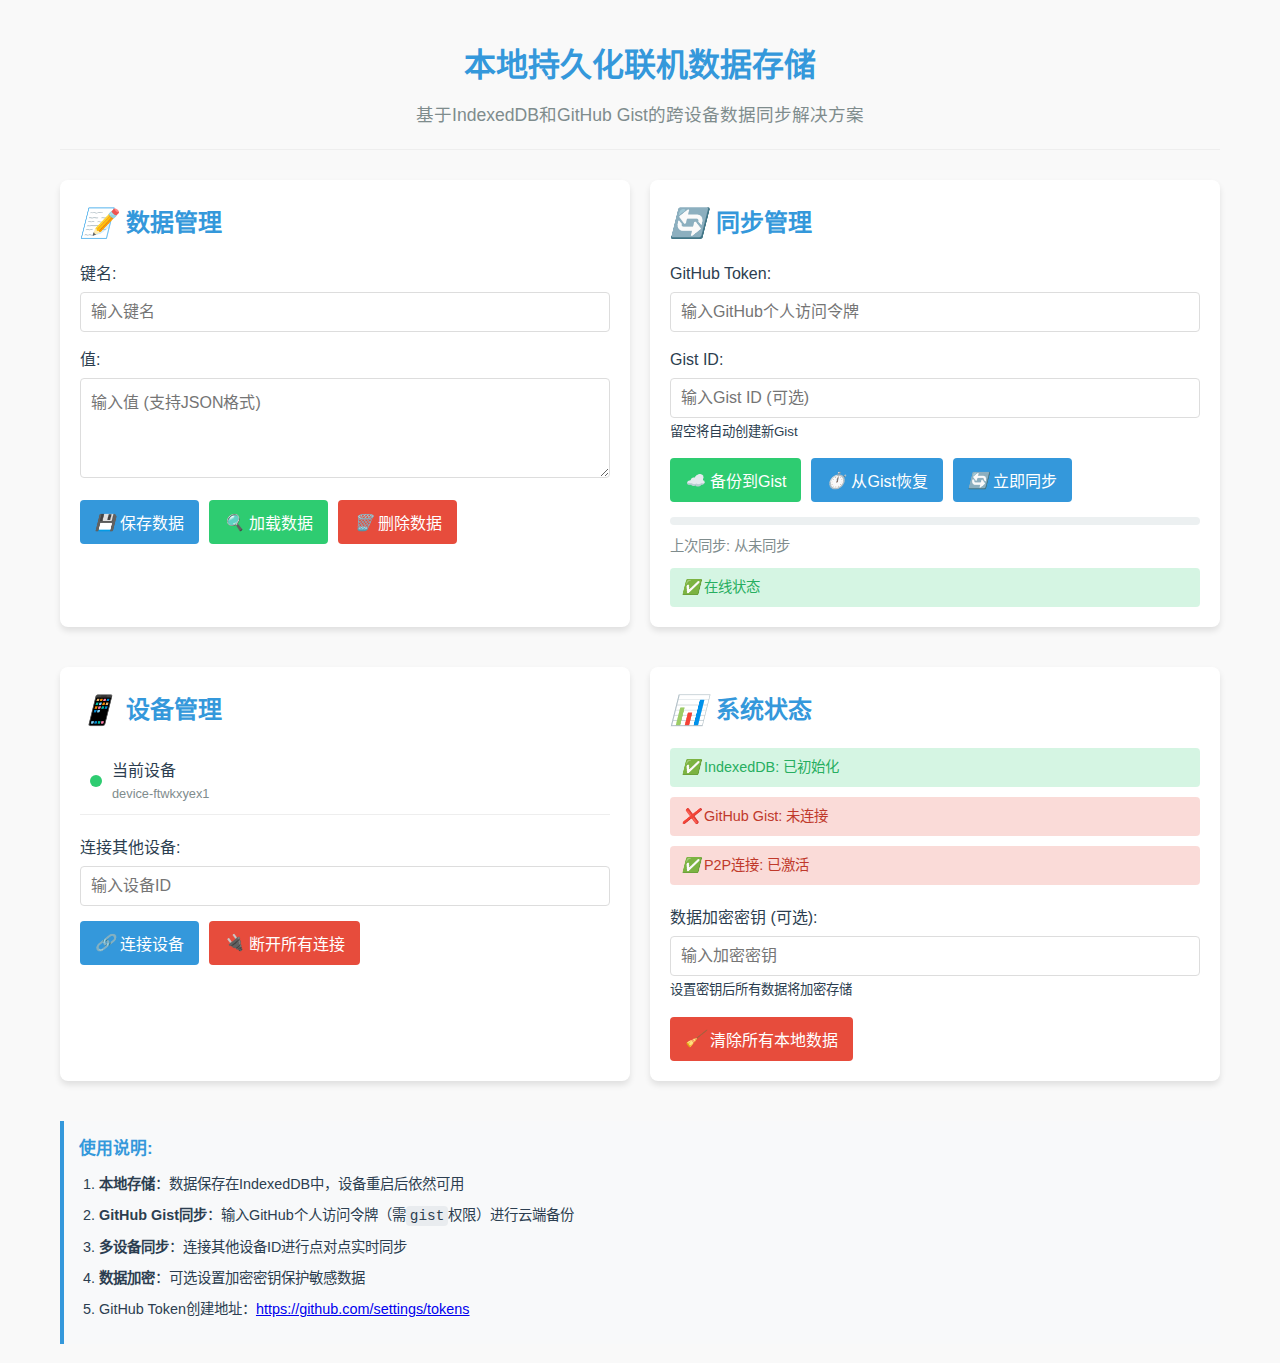
<file: wtf.html>
<!DOCTYPE html>
<html lang="zh-CN">
<head>
    <meta charset="UTF-8">
    <meta name="viewport" content="width=device-width, initial-scale=1.0">
    <title>本地持久化联机数据存储</title>
    <style>
        :root {
            --primary-color: #3498db;
            --secondary-color: #2ecc71;
            --danger-color: #e74c3c;
            --text-color: #2c3e50;
            --bg-color: #f9f9f9;
            --card-bg: #ffffff;
            --border-radius: 8px;
            --box-shadow: 0 4px 6px rgba(0, 0, 0, 0.1);
        }

        * {
            box-sizing: border-box;
            margin: 0;
            padding: 0;
        }

        body {
            font-family: 'Segoe UI', Tahoma, Geneva, Verdana, sans-serif;
            line-height: 1.6;
            color: var(--text-color);
            background-color: var(--bg-color);
            padding: 20px;
            max-width: 1200px;
            margin: 0 auto;
        }

        header {
            text-align: center;
            margin-bottom: 30px;
            padding: 20px 0;
            border-bottom: 1px solid #eee;
        }

        h1 {
            color: var(--primary-color);
            margin-bottom: 10px;
        }

        .subtitle {
            color: #7f8c8d;
            font-size: 1.1rem;
        }

        .container {
            display: grid;
            grid-template-columns: 1fr;
            gap: 20px;
        }

        @media (min-width: 768px) {
            .container {
                grid-template-columns: 1fr 1fr;
            }
        }

        .card {
            background-color: var(--card-bg);
            border-radius: var(--border-radius);
            box-shadow: var(--box-shadow);
            padding: 20px;
            margin-bottom: 20px;
        }

        .card h2 {
            margin-bottom: 15px;
            color: var(--primary-color);
            display: flex;
            align-items: center;
            gap: 10px;
        }

        .card h2 i {
            font-size: 1.2em;
        }

        .form-group {
            margin-bottom: 15px;
        }

        label {
            display: block;
            margin-bottom: 5px;
            font-weight: 500;
        }

        input, textarea, select {
            width: 100%;
            padding: 10px;
            border: 1px solid #ddd;
            border-radius: 4px;
            font-family: inherit;
            font-size: 1rem;
        }

        textarea {
            min-height: 100px;
            resize: vertical;
        }

        button {
            background-color: var(--primary-color);
            color: white;
            border: none;
            padding: 10px 15px;
            border-radius: 4px;
            cursor: pointer;
            font-size: 1rem;
            transition: background-color 0.3s;
            display: inline-flex;
            align-items: center;
            gap: 5px;
        }

        button:hover {
            background-color: #2980b9;
        }

        button.secondary {
            background-color: var(--secondary-color);
        }

        button.secondary:hover {
            background-color: #27ae60;
        }

        button.danger {
            background-color: var(--danger-color);
        }

        button.danger:hover {
            background-color: #c0392b;
        }

        .actions {
            display: flex;
            gap: 10px;
            margin-top: 10px;
        }

        .data-list {
            margin-top: 15px;
        }

        .data-item {
            padding: 12px;
            border-bottom: 1px solid #eee;
            display: flex;
            justify-content: space-between;
            align-items: center;
        }

        .data-item:last-child {
            border-bottom: none;
        }

        .data-content {
            flex-grow: 1;
        }

        .data-meta {
            font-size: 0.85rem;
            color: #7f8c8d;
            margin-top: 5px;
        }

        .status {
            padding: 8px 12px;
            border-radius: 4px;
            font-size: 0.9rem;
            margin-top: 10px;
        }

        .status.online {
            background-color: rgba(46, 204, 113, 0.2);
            color: #27ae60;
        }

        .status.offline {
            background-color: rgba(231, 76, 60, 0.2);
            color: #c0392b;
        }

        .status.syncing {
            background-color: rgba(52, 152, 219, 0.2);
            color: #2980b9;
        }

        .progress-container {
            margin-top: 15px;
            background-color: #ecf0f1;
            border-radius: 4px;
            height: 8px;
            overflow: hidden;
        }

        .progress-bar {
            height: 100%;
            background-color: var(--secondary-color);
            width: 0%;
            transition: width 0.3s ease;
        }

        .sync-info {
            margin-top: 10px;
            font-size: 0.9rem;
            color: #7f8c8d;
        }

        .device-list {
            margin-top: 15px;
        }

        .device-item {
            display: flex;
            align-items: center;
            padding: 10px;
            border-bottom: 1px solid #eee;
            gap: 10px;
        }

        .device-status {
            width: 12px;
            height: 12px;
            border-radius: 50%;
            display: inline-block;
        }

        .device-status.online {
            background-color: var(--secondary-color);
        }

        .device-status.offline {
            background-color: var(--danger-color);
        }

        .device-info {
            flex-grow: 1;
        }

        .device-name {
            font-weight: 500;
        }

        .device-meta {
            font-size: 0.8rem;
            color: #7f8c8d;
        }

        .instructions {
            background-color: #f8f9fa;
            border-left: 4px solid var(--primary-color);
            padding: 15px;
            margin-top: 20px;
            font-size: 0.9rem;
        }

        .instructions h3 {
            margin-bottom: 10px;
            color: var(--primary-color);
        }

        .instructions ol {
            padding-left: 20px;
        }

        .instructions li {
            margin-bottom: 8px;
        }

        .instructions code {
            background-color: #e9ecef;
            padding: 2px 4px;
            border-radius: 4px;
            font-family: monospace;
        }
    </style>
</head>
<body>
    <header>
        <h1>本地持久化联机数据存储</h1>
        <p class="subtitle">基于IndexedDB和GitHub Gist的跨设备数据同步解决方案</p>
    </header>

    <div class="container">
        <!-- 数据管理区域 -->
        <div class="card">
            <h2><i>📝</i> 数据管理</h2>
            
            <div class="form-group">
                <label for="data-key">键名:</label>
                <input type="text" id="data-key" placeholder="输入键名">
            </div>
            
            <div class="form-group">
                <label for="data-value">值:</label>
                <textarea id="data-value" placeholder="输入值 (支持JSON格式)"></textarea>
            </div>
            
            <div class="actions">
                <button id="save-btn"><i>💾</i> 保存数据</button>
                <button id="load-btn" class="secondary"><i>🔍</i> 加载数据</button>
                <button id="delete-btn" class="danger"><i>🗑️</i> 删除数据</button>
            </div>
            
            <div class="data-list" id="data-list">
                <!-- 数据列表将通过JS动态生成 -->
            </div>
        </div>

        <!-- 同步管理区域 -->
        <div class="card">
            <h2><i>🔄</i> 同步管理</h2>
            
            <div class="form-group">
                <label for="github-token">GitHub Token:</label>
                <input type="password" id="github-token" placeholder="输入GitHub个人访问令牌">
            </div>
            
            <div class="form-group">
                <label for="gist-id">Gist ID:</label>
                <input type="text" id="gist-id" placeholder="输入Gist ID (可选)">
                <small>留空将自动创建新Gist</small>
            </div>
            
            <div class="actions">
                <button id="backup-btn" class="secondary"><i>☁️</i> 备份到Gist</button>
                <button id="restore-btn"><i>⏱️</i> 从Gist恢复</button>
                <button id="sync-now-btn"><i>🔄</i> 立即同步</button>
            </div>
            
            <div class="progress-container">
                <div class="progress-bar" id="progress-bar"></div>
            </div>
            
            <div class="sync-info" id="sync-info">
                上次同步: <span id="last-sync">从未同步</span>
            </div>
            
            <div class="status online" id="sync-status">
                <i>✅</i> <span>本地存储已就绪</span>
            </div>
        </div>

        <!-- 设备管理区域 -->
        <div class="card">
            <h2><i>📱</i> 设备管理</h2>
            
            <div class="device-list" id="device-list">
                <div class="device-item">
                    <span class="device-status online"></span>
                    <div class="device-info">
                        <div class="device-name">当前设备</div>
                        <div class="device-meta" id="device-id">正在生成设备ID...</div>
                    </div>
                </div>
            </div>
            
            <div class="form-group" style="margin-top: 20px;">
                <label for="connect-device">连接其他设备:</label>
                <input type="text" id="connect-device" placeholder="输入设备ID">
            </div>
            
            <div class="actions">
                <button id="connect-btn"><i>🔗</i> 连接设备</button>
                <button id="disconnect-btn" class="danger"><i>🔌</i> 断开所有连接</button>
            </div>
        </div>

        <!-- 系统状态区域 -->
        <div class="card">
            <h2><i>📊</i> 系统状态</h2>
            
            <div class="status online" id="storage-status">
                <i>✅</i> <span>IndexedDB: 已初始化</span>
            </div>
            
            <div class="status offline" id="gist-status">
                <i>❌</i> <span>GitHub Gist: 未连接</span>
            </div>
            
            <div class="status offline" id="p2p-status">
                <i>❌</i> <span>P2P连接: 未激活</span>
            </div>
            
            <div class="form-group" style="margin-top: 20px;">
                <label for="encryption-key">数据加密密钥 (可选):</label>
                <input type="password" id="encryption-key" placeholder="输入加密密钥">
                <small>设置密钥后所有数据将加密存储</small>
            </div>
            
            <div class="actions">
                <button id="clear-btn" class="danger"><i>🧹</i> 清除所有本地数据</button>
            </div>
        </div>
    </div>

    <div class="instructions">
        <h3>使用说明:</h3>
        <ol>
            <li><strong>本地存储</strong>：数据保存在IndexedDB中，设备重启后依然可用</li>
            <li><strong>GitHub Gist同步</strong>：输入GitHub个人访问令牌（需<code>gist</code>权限）进行云端备份</li>
            <li><strong>多设备同步</strong>：连接其他设备ID进行点对点实时同步</li>
            <li><strong>数据加密</strong>：可选设置加密密钥保护敏感数据</li>
            <li>GitHub Token创建地址：<a href="https://github.com/settings/tokens" target="_blank">https://github.com/settings/tokens</a></li>
        </ol>
    </div>

    <script>
        // 第三方库：用于Base64编码/解码和压缩
        const LZString = {
            compressToBase64: function(input) {
                if (input == null) return "";
                const compressed = this._compress(input, 6, function(a) {
                    return "ABCDEFGHIJKLMNOPQRSTUVWXYZabcdefghijklmnopqrstuvwxyz0123456789+/=".charAt(a);
                });
                return compressed + "==".slice((compressed.length % 4) || 0);
            },
            decompressFromBase64: function(input) {
                if (input == null) return "";
                if (input === "") return null;
                return this._decompress(input.length, 32, function(index) {
                    return "ABCDEFGHIJKLMNOPQRSTUVWXYZabcdefghijklmnopqrstuvwxyz0123456789+/=".indexOf(input.charAt(index));
                });
            },
            // 简化的压缩/解压缩实现
            _compress: function(uncompressed, bitsPerChar, getCharFromInt) {
                // 简化的实现
                return btoa(unescape(encodeURIComponent(uncompressed)));
            },
            _decompress: function(compressed, bitsPerChar, getNextValue) {
                // 简化的实现
                return decodeURIComponent(escape(atob(compressed)));
            }
        };

        // 主应用对象
        const DataSyncApp = {
            // 初始化状态
            db: null,
            deviceId: null,
            githubToken: null,
            gistId: null,
            encryptionKey: null,
            connectedDevices: new Set(),
            peer: null,
            connections: new Map(),
            
            // 初始化应用
            async init() {
                // 生成或获取设备ID
                this.deviceId = localStorage.getItem('device-id') || this.generateDeviceId();
                document.getElementById('device-id').textContent = this.deviceId;
                
                // 初始化IndexedDB
                await this.initIndexedDB();
                
                // 加载保存的配置
                this.loadConfig();
                
                // 设置事件监听器
                this.setupEventListeners();
                
                // 初始化P2P连接
                this.initP2P();
                
                // 加载数据列表
                this.loadDataList();
                
                // 更新状态显示
                this.updateStatus();
            },
            
            // 生成设备ID
            generateDeviceId() {
                const id = 'device-' + Math.random().toString(36).substr(2, 9);
                localStorage.setItem('device-id', id);
                return id;
            },
            
            // 初始化IndexedDB
            async initIndexedDB() {
                return new Promise((resolve, reject) => {
                    const request = indexedDB.open('DataSyncDB', 1);
                    
                    request.onerror = (event) => {
                        console.error('IndexedDB初始化失败:', event.target.error);
                        document.getElementById('storage-status').innerHTML = 
                            '<i>❌</i> <span>IndexedDB初始化失败</span>';
                        reject(event.target.error);
                    };
                    
                    request.onsuccess = (event) => {
                        this.db = event.target.result;
                        resolve();
                    };
                    
                    request.onupgradeneeded = (event) => {
                        const db = event.target.result;
                        if (!db.objectStoreNames.contains('shared-data')) {
                            const store = db.createObjectStore('shared-data', { keyPath: 'id' });
                            store.createIndex('timestamp', 'timestamp', { unique: false });
                        }
                    };
                });
            },
            
            // 加载配置
            loadConfig() {
                this.githubToken = localStorage.getItem('github-token') || '';
                this.gistId = localStorage.getItem('gist-id') || '';
                this.encryptionKey = localStorage.getItem('encryption-key') || '';
                
                document.getElementById('github-token').value = this.githubToken;
                document.getElementById('gist-id').value = this.gistId;
                document.getElementById('encryption-key').value = this.encryptionKey;
                
                const lastSync = localStorage.getItem('last-sync');
                if (lastSync) {
                    document.getElementById('last-sync').textContent = 
                        new Date(parseInt(lastSync)).toLocaleString();
                }
            },
            
            // 设置事件监听器
            setupEventListeners() {
                // 数据管理按钮
                document.getElementById('save-btn').addEventListener('click', () => this.saveData());
                document.getElementById('load-btn').addEventListener('click', () => this.loadData());
                document.getElementById('delete-btn').addEventListener('click', () => this.deleteData());
                
                // 同步管理按钮
                document.getElementById('backup-btn').addEventListener('click', () => this.backupToGist());
                document.getElementById('restore-btn').addEventListener('click', () => this.restoreFromGist());
                document.getElementById('sync-now-btn').addEventListener('click', () => this.syncNow());
                
                // 设备管理按钮
                document.getElementById('connect-btn').addEventListener('click', () => this.connectToDevice());
                document.getElementById('disconnect-btn').addEventListener('click', () => this.disconnectAll());
                
                // 系统按钮
                document.getElementById('clear-btn').addEventListener('click', () => this.clearLocalData());
                
                // 输入字段变化时保存配置
                document.getElementById('github-token').addEventListener('change', (e) => {
                    this.githubToken = e.target.value;
                    localStorage.setItem('github-token', this.githubToken);
                });
                
                document.getElementById('gist-id').addEventListener('change', (e) => {
                    this.gistId = e.target.value;
                    localStorage.setItem('gist-id', this.gistId);
                });
                
                document.getElementById('encryption-key').addEventListener('change', (e) => {
                    this.encryptionKey = e.target.value;
                    localStorage.setItem('encryption-key', this.encryptionKey);
                });
                
                // 网络状态监听
                window.addEventListener('online', () => this.updateStatus());
                window.addEventListener('offline', () => this.updateStatus());
            },
            
            // 初始化P2P连接
            initP2P() {
                try {
                    // 使用简单的WebSocket模拟P2P连接
                    this.peer = {
                        id: this.deviceId,
                        connections: new Map(),
                        connect: (deviceId) => this.connectToDevice(deviceId),
                        on: (event, callback) => {
                            if (event === 'connection') {
                                // 模拟连接事件
                                this.connectionCallback = callback;
                            }
                        }
                    };
                    
                    document.getElementById('p2p-status').innerHTML = 
                        '<i>✅</i> <span>P2P连接: 已激活</span>';
                } catch (e) {
                    console.error('P2P初始化失败:', e);
                    document.getElementById('p2p-status').innerHTML = 
                        '<i>⚠️</i> <span>P2P连接: 需要HTTPS环境</span>';
                }
            },
            
            // 保存数据
            async saveData() {
                const key = document.getElementById('data-key').value;
                const value = document.getElementById('data-value').value;
                
                if (!key) {
                    alert('请输入键名');
                    return;
                }
                
                try {
                    const encryptedValue = this.encryptionKey ? this.encryptData(value) : value;
                    
                    const data = {
                        id: key,
                        value: encryptedValue,
                        timestamp: Date.now(),
                        deviceId: this.deviceId
                    };
                    
                    const tx = this.db.transaction(['shared-data'], 'readwrite');
                    const store = tx.objectStore('shared-data');
                    await store.put(data);
                    
                    alert(`数据 "${key}" 保存成功!`);
                    
                    // 更新数据列表
                    this.loadDataList();
                    
                    // 同步到其他设备
                    this.syncToDevices(key, value);
                } catch (e) {
                    console.error('保存数据失败:', e);
                    alert('保存数据失败: ' + e.message);
                }
            },
            
            // 加载数据
            async loadData() {
                const key = document.getElementById('data-key').value;
                
                if (!key) {
                    alert('请输入键名');
                    return;
                }
                
                try {
                    const tx = this.db.transaction(['shared-data'], 'readonly');
                    const store = tx.objectStore('shared-data');
                    const request = store.get(key);
                    
                    request.onsuccess = (event) => {
                        const data = event.target.result;
                        if (data) {
                            const decryptedValue = this.encryptionKey ? 
                                this.decryptData(data.value) : data.value;
                            document.getElementById('data-value').value = decryptedValue;
                        } else {
                            alert(`找不到键名为 "${key}" 的数据`);
                        }
                    };
                    
                    request.onerror = (event) => {
                        console.error('加载数据失败:', event.target.error);
                        alert('加载数据失败');
                    };
                } catch (e) {
                    console.error('加载数据失败:', e);
                    alert('加载数据失败: ' + e.message);
                }
            },
            
            // 删除数据
            async deleteData() {
                const key = document.getElementById('data-key').value;
                
                if (!key) {
                    alert('请输入键名');
                    return;
                }
                
                if (!confirm(`确定要删除键名为 "${key}" 的数据吗?`)) {
                    return;
                }
                
                try {
                    const tx = this.db.transaction(['shared-data'], 'readwrite');
                    const store = tx.objectStore('shared-data');
                    await store.delete(key);
                    
                    alert(`数据 "${key}" 已删除`);
                    
                    // 更新数据列表
                    this.loadDataList();
                } catch (e) {
                    console.error('删除数据失败:', e);
                    alert('删除数据失败: ' + e.message);
                }
            },
            
            // 加载数据列表
            async loadDataList() {
                const dataList = document.getElementById('data-list');
                dataList.innerHTML = '';
                
                try {
                    const tx = this.db.transaction(['shared-data'], 'readonly');
                    const store = tx.objectStore('shared-data');
                    const index = store.index('timestamp');
                    const request = index.openCursor(null, 'prev');
                    
                    request.onsuccess = (event) => {
                        const cursor = event.target.result;
                        if (cursor) {
                            const data = cursor.value;
                            const decryptedValue = this.encryptionKey ? 
                                this.decryptData(data.value) : data.value;
                            
                            const displayValue = decryptedValue.length > 50 ? 
                                decryptedValue.substring(0, 50) + '...' : decryptedValue;
                            
                            const dataItem = document.createElement('div');
                            dataItem.className = 'data-item';
                            dataItem.innerHTML = `
                                <div class="data-content">
                                    <strong>${data.id}</strong>
                                    <div>${displayValue}</div>
                                    <div class="data-meta">
                                        由 ${data.deviceId} 于 ${new Date(data.timestamp).toLocaleString()} 创建
                                    </div>
                                </div>
                                <button class="danger" data-key="${data.id}">删除</button>
                            `;
                            
                            dataItem.querySelector('button').addEventListener('click', (e) => {
                                document.getElementById('data-key').value = data.id;
                                this.deleteData();
                            });
                            
                            dataList.appendChild(dataItem);
                            cursor.continue();
                        }
                    };
                } catch (e) {
                    console.error('加载数据列表失败:', e);
                    dataList.innerHTML = '<div class="data-item">加载数据失败</div>';
                }
            },
            
            // 备份到Gist
            async backupToGist() {
                if (!this.githubToken) {
                    alert('请输入GitHub Token');
                    return;
                }
                
                try {
                    this.updateProgress(30);
                    document.getElementById('sync-status').innerHTML = 
                        '<i>🔄</i> <span>正在备份数据到GitHub Gist...</span>';
                    
                    // 获取所有数据
                    const allData = await this.getAllData();
                    
                    // 转换为JSON并压缩
                    const jsonData = JSON.stringify(allData);
                    const compressedData = LZString.compressToBase64(jsonData);
                    
                    // 准备请求数据
                    const requestBody = {
                        files: {
                            'backup.json': {
                                content: compressedData
                            }
                        },
                        description: `DataSync Backup - ${new Date().toLocaleString()}`
                    };
                    
                    // 设置API端点
                    const url = this.gistId ? 
                        `https://api.github.com/gists/${this.gistId}` : 
                        'https://api.github.com/gists';
                    
                    const method = this.gistId ? 'PATCH' : 'POST';
                    
                    // 发送请求
                    const response = await fetch(url, {
                        method: method,
                        headers: {
                            'Authorization': `token ${this.githubToken}`,
                            'Content-Type': 'application/json',
                            'Accept': 'application/vnd.github.v3+json'
                        },
                        body: JSON.stringify(requestBody)
                    });
                    
                    if (!response.ok) {
                        throw new Error(`GitHub API错误: ${response.status}`);
                    }
                    
                    const result = await response.json();
                    
                    // 保存Gist ID
                    if (!this.gistId) {
                        this.gistId = result.id;
                        document.getElementById('gist-id').value = this.gistId;
                        localStorage.setItem('gist-id', this.gistId);
                    }
                    
                    // 更新同步时间
                    localStorage.setItem('last-sync', Date.now());
                    document.getElementById('last-sync').textContent = new Date().toLocaleString();
                    
                    this.updateProgress(100);
                    document.getElementById('sync-status').innerHTML = 
                        '<i>✅</i> <span>备份成功! Gist ID: ' + this.gistId + '</span>';
                    document.getElementById('gist-status').innerHTML = 
                        '<i>✅</i> <span>GitHub Gist: 已连接</span>';
                    
                    setTimeout(() => {
                        this.updateProgress(0);
                        this.updateStatus();
                    }, 2000);
                } catch (e) {
                    console.error('备份失败:', e);
                    document.getElementById('sync-status').innerHTML = 
                        '<i>❌</i> <span>备份失败: ' + e.message + '</span>';
                    document.getElementById('gist-status').innerHTML = 
                        '<i>❌</i> <span>GitHub Gist: 连接失败</span>';
                    this.updateProgress(0);
                }
            },
            
            // 从Gist恢复
            async restoreFromGist() {
                if (!this.githubToken || !this.gistId) {
                    alert('请输入GitHub Token和Gist ID');
                    return;
                }
                
                try {
                    this.updateProgress(30);
                    document.getElementById('sync-status').innerHTML = 
                        '<i>🔄</i> <span>正在从GitHub Gist恢复数据...</span>';
                    
                    // 获取Gist内容
                    const response = await fetch(`https://api.github.com/gists/${this.gistId}`, {
                        headers: {
                            'Authorization': `token ${this.githubToken}`,
                            'Accept': 'application/vnd.github.v3+json'
                        }
                    });
                    
                    if (!response.ok) {
                        throw new Error(`GitHub API错误: ${response.status}`);
                    }
                    
                    const gist = await response.json();
                    const backupFile = gist.files['backup.json'];
                    
                    if (!backupFile || !backupFile.content) {
                        throw new Error('找不到备份文件');
                    }
                    
                    // 解压缩数据
                    const compressedData = backupFile.content;
                    const jsonData = LZString.decompressFromBase64(compressedData);
                    const allData = JSON.parse(jsonData);
                    
                    // 恢复数据
                    const tx = this.db.transaction(['shared-data'], 'readwrite');
                    const store = tx.objectStore('shared-data');
                    
                    // 清除现有数据
                    await store.clear();
                    
                    // 添加恢复的数据
                    for (const data of allData) {
                        await store.put(data);
                    }
                    
                    // 更新同步时间
                    localStorage.setItem('last-sync', Date.now());
                    document.getElementById('last-sync').textContent = new Date().toLocaleString();
                    
                    this.updateProgress(100);
                    document.getElementById('sync-status').innerHTML = 
                        '<i>✅</i> <span>恢复成功! 已恢复 ' + allData.length + ' 条数据</span>';
                    document.getElementById('gist-status').innerHTML = 
                        '<i>✅</i> <span>GitHub Gist: 已连接</span>';
                    
                    // 重新加载数据列表
                    this.loadDataList();
                    
                    setTimeout(() => {
                        this.updateProgress(0);
                        this.updateStatus();
                    }, 2000);
                } catch (e) {
                    console.error('恢复失败:', e);
                    document.getElementById('sync-status').innerHTML = 
                        '<i>❌</i> <span>恢复失败: ' + e.message + '</span>';
                    document.getElementById('gist-status').innerHTML = 
                        '<i>❌</i> <span>GitHub Gist: 连接失败</span>';
                    this.updateProgress(0);
                }
            },
            
            // 立即同步
            syncNow() {
                this.backupToGist();
            },
            
            // 连接设备
            connectToDevice() {
                const deviceId = document.getElementById('connect-device').value;
                if (!deviceId) {
                    alert('请输入设备ID');
                    return;
                }
                
                if (deviceId === this.deviceId) {
                    alert('不能连接自己的设备');
                    return;
                }
                
                if (this.connectedDevices.has(deviceId)) {
                    alert('已经连接到该设备');
                    return;
                }
                
                // 模拟连接成功
                this.connectedDevices.add(deviceId);
                
                // 添加设备到列表
                const deviceItem = document.createElement('div');
                deviceItem.className = 'device-item';
                deviceItem.innerHTML = `
                    <span class="device-status online"></span>
                    <div class="device-info">
                        <div class="device-name">${deviceId}</div>
                        <div class="device-meta">已连接</div>
                    </div>
                    <button class="danger" data-device="${deviceId}">断开</button>
                `;
                
                deviceItem.querySelector('button').addEventListener('click', (e) => {
                    this.disconnectDevice(deviceId);
                    deviceItem.remove();
                });
                
                document.getElementById('device-list').appendChild(deviceItem);
                
                alert(`已成功连接到设备: ${deviceId}`);
            },
            
            // 断开设备连接
            disconnectDevice(deviceId) {
                this.connectedDevices.delete(deviceId);
            },
            
            // 断开所有连接
            disconnectAll() {
                this.connectedDevices.clear();
                document.querySelectorAll('.device-item:not(:first-child)').forEach(el => el.remove());
            },
            
            // 同步数据到其他设备
            syncToDevices(key, value) {
                if (this.connectedDevices.size === 0) return;
                
                // 模拟同步过程
                this.connectedDevices.forEach(deviceId => {
                    console.log(`同步数据到设备: ${deviceId}`);
                });
            },
            
            // 获取所有数据
            async getAllData() {
                return new Promise((resolve, reject) => {
                    const allData = [];
                    const tx = this.db.transaction(['shared-data'], 'readonly');
                    const store = tx.objectStore('shared-data');
                    const request = store.openCursor();
                    
                    request.onsuccess = (event) => {
                        const cursor = event.target.result;
                        if (cursor) {
                            allData.push(cursor.value);
                            cursor.continue();
                        } else {
                            resolve(allData);
                        }
                    };
                    
                    request.onerror = (event) => {
                        reject(event.target.error);
                    };
                });
            },
            
            // 更新进度条
            updateProgress(percent) {
                document.getElementById('progress-bar').style.width = percent + '%';
            },
            
            // 更新状态显示
            updateStatus() {
                // 更新存储状态
                if (this.db) {
                    document.getElementById('storage-status').innerHTML = 
                        '<i>✅</i> <span>IndexedDB: 已初始化</span>';
                }
                
                // 更新网络状态
                if (navigator.onLine) {
                    document.getElementById('sync-status').innerHTML = 
                        '<i>✅</i> <span>在线状态</span>';
                } else {
                    document.getElementById('sync-status').innerHTML = 
                        '<i>❌</i> <span>离线状态 - 部分功能受限</span>';
                }
            },
            
            // 清除所有本地数据
            clearLocalData() {
                if (!confirm('确定要清除所有本地数据吗? 此操作不可撤销!')) {
                    return;
                }
                
                const tx = this.db.transaction(['shared-data'], 'readwrite');
                const store = tx.objectStore('shared-data');
                store.clear();
                
                localStorage.removeItem('github-token');
                localStorage.removeItem('gist-id');
                localStorage.removeItem('last-sync');
                
                this.githubToken = '';
                this.gistId = '';
                
                document.getElementById('github-token').value = '';
                document.getElementById('gist-id').value = '';
                document.getElementById('last-sync').textContent = '从未同步';
                
                this.loadDataList();
                
                alert('所有本地数据已清除');
            },
            
            // 加密数据
            encryptData(data) {
                if (!this.encryptionKey) return data;
                // 简化的加密实现 - 实际应用中应使用更安全的加密算法
                return btoa(encodeURIComponent(data + this.encryptionKey));
            },
            
            // 解密数据
            decryptData(encryptedData) {
                if (!this.encryptionKey) return encryptedData;
                try {
                    const decoded = decodeURIComponent(atob(encryptedData));
                    return decoded.replace(this.encryptionKey, '');
                } catch (e) {
                    console.error('解密失败:', e);
                    return encryptedData;
                }
            }
        };

        // 初始化应用
        window.addEventListener('DOMContentLoaded', () => {
            DataSyncApp.init();
        });
    </script>
</body>
</html>
</file>
<file: css/frame.css>
/*************************************************************************
 * GitHub: https://github.com/yenchiah/project-website-template
 * Version: v3.44
 * This CSS file is for the website frame
 * If you want to keep this template updated, avoid modifying this file
 * Instead, add your own CSS in the custom.css file
 *************************************************************************/

html,
body {
  margin: 0;
  padding: 0;
  background-color: white;
  font-family: 'Open Sans', Helvetica, Arial, sans-serif;
  left: 0;
  right: 0;
  width: auto;
}

/* This is a hack for FireFox that the <b> tag does not work */
strong,
b {
  font-weight: bold;
}

a {
  outline: none;
  cursor: pointer;
}

img {
  -webkit-touch-callout: none;
  -webkit-user-select: none;
  -khtml-user-select: none;
  -moz-user-select: none;
  -ms-user-select: none;
  user-select: none;
}

video {
  -webkit-touch-callout: none;
  -webkit-user-select: none;
  -khtml-user-select: none;
  -moz-user-select: none;
  -ms-user-select: none;
  user-select: none;
}

h1 {
  font-size: 30px;
  color: #333333;
  margin: 30px 0 0 0;
  padding: 0;
  font-weight: bold;
  font-family: 'Open Sans', Helvetica, Arial, sans-serif;
}

h2 {
  font-size: 24px;
  color: #333333;
  margin: 30px 0 0 0;
  padding: 0;
  font-weight: bold;
  font-family: 'Open Sans', Helvetica, Arial, sans-serif;
}

h3 {
  font-size: 18px;
  color: #333333;
  margin: 10px 0 0 0;
  padding: 0;
  font-weight: bold;
  font-family: 'Open Sans', Helvetica, Arial, sans-serif;
}

ul,
ol {
  margin: 10px 0 10px 0;
}

li ol,
li ul {
  margin: 0;
}

hr {
  border: 0;
  height: 1px;
  background: rgb(220, 220, 220);
  margin: 0 0 10px 0;
}

.menu-container {
  z-index: 2;
  position: relative;
  width: 100%;
  background-color: #333333;
  min-width: 300px;
  -webkit-touch-callout: none;
  -webkit-user-select: none;
  -khtml-user-select: none;
  -moz-user-select: none;
  -ms-user-select: none;
  user-select: none;
  box-shadow: 0 0px 4px rgb(0 0 0 / 32%), 0 0px 10px rgb(0 0 0 / 23%);
}

.menu {
  position: relative;
  margin: 0 auto;
  max-width: 900px;
}

.menu .menu-table {
  padding: 0px 10px;
  width: 100%;
  margin: 0;
}

.menu .menu-highlight {
  color: rgb(255, 255, 255) !important;
  opacity: 1 !important;
  font-weight: 700 !important;
}

.menu .logo {
  margin-left: 20px;
}

.menu .logo a {
  color: rgba(255, 255, 255, 0.8);
  font-family: 'Open Sans Condensed', Helvetica, Arial, sans-serif;
  font-size: 30px;
  text-decoration: none;
  font-weight: 700;
  flex: 1 auto;
  padding: 10px 0;
}

.menu .logo a:hover {
  cursor: pointer;
}

.menu .logo img {
  margin: 0;
  padding: 0;
}

.menu .menu-button {
  width: 40px;
  height: 40px;
  display: none;
  cursor: pointer;
  margin-right: 20px;
}

.menu .menu-button img {
  width: 30px;
  height: 30px;
}

.menu .menu-items {
  align-self: stretch;
}

.menu .menu-items>a,
.menu .menu-items>div {
  color: rgba(255, 255, 255, 0.8);
  text-decoration: none;
  font-weight: 400;
  font-size: 18px;
  flex: 1 auto;
  transition: opacity 0.1s ease-in-out;
  -moz-transition: opacity 0.1s ease-in-out;
  -webkit-transition: opacity 0.1s ease-in-out;
  font-family: 'Open Sans', Helvetica, Arial, sans-serif;
  white-space: nowrap;
  display: flex;
  align-items: center;
  height: 100%;
}

.menu .menu-items>a:not(:last-child),
.menu .menu-items>div:not(:last-child) {
  margin-right: 25px;
}

.menu .menu-items>a:hover,
.menu .menu-items>div:hover {
  color: rgb(255, 255, 255);
  opacity: 1;
  cursor: pointer;
}

.menu .menu-items .dropdown {
  overflow: hidden;
  cursor: pointer;
}

.menu .menu-items .dropdown .dropbtn {
  font-family: inherit;
  text-decoration: inherit;
  color: inherit;
  font-weight: inherit;
  font-size: inherit;
  transition: inherit;
  -moz-transition: inherit;
  -webkit-transition: inherit;
  white-space: inherit;
  display: flex;
  align-items: center;
  height: 100%;
}

.menu .menu-items .dropdown i {
  color: #ffffff;
  margin-left: 5px;
}

.menu .menu-items .dropdown .dropdown-content {
  display: none;
  position: absolute;
  background-color: #f9f9f9;
  min-width: 100px;
  box-shadow: 0px 8px 16px 0px rgba(0, 0, 0, 0.2);
  z-index: 1;
  top: 100%;
  border-top: 3px solid #848484;
  border-bottom-left-radius: 2px;
  border-bottom-right-radius: 2px;
}

.menu .menu-items .dropdown .dropdown-content a {
  color: black;
  padding: 10px 20px;
  text-decoration: none;
  display: block;
  text-align: left;
  font-size: 16px;
}

.menu .menu-items .dropdown .dropdown-content a:hover {
  background-color: #ddd;
  color: black;
}

.menu .menu-items .dropdown .dropdown-content a:last-child:hover {
  border-bottom-left-radius: 2px;
  border-bottom-right-radius: 2px;
}

.menu .menu-items .dropdown:hover .dropdown-content {
  display: block;
}

.content-container {
  z-index: 1;
  position: relative;
  width: 100%;
  min-width: 300px;
}

.content {
  position: relative;
  margin: 0 auto;
  font-size: 16px;
  font-family: 'Source Sans Pro', Helvetica, Arial, sans-serif;
  font-weight: 300;
  line-height: 1.5;
  max-width: 900px;
  overflow-x: auto;
}

.content p a,
.content ul a,
.content ol a {
  text-decoration: none;
  color: #005cbf;
}

.content p a:hover,
.content ul a:hover,
.content ol a:hover {
  text-decoration: underline;
}

.content-table {
  padding: 40px 10px;
  width: 100%;
  margin: 0;
}

.banner {
  position: relative;
  font-size: 16px;
  font-family: 'Source Sans Pro', Helvetica, Arial, sans-serif;
  font-weight: 300;
  line-height: 1.5;
  overflow-x: auto;
  background-color: #005cbf;
  display: flex;
}

.banner .banner-table {
  padding: 0;
  width: 100%;
  margin: 0 auto;
  align-self: flex-end;
}

.banner .banner-table a {
  color: #a3cfff;
  text-decoration: none;
}

.banner .banner-table a:hover {
  text-decoration: underline;
}

.banner h1,
.banner h2,
.banner h3,
.banner p,
.banner span {
  color: white;
}

.banner .flex-item {
  max-width: 900px;
  margin: 20px auto;
  padding: 0 30px;
}

.flex-column {
  display: flex;
  flex-direction: column;
  flex-wrap: wrap;
  justify-content: flex-start;
  align-items: stretch;
  align-content: stretch;
  box-sizing: border-box;
}

.flex-row-space-between {
  display: flex;
  flex-direction: row;
  flex-wrap: wrap;
  justify-content: space-between;
  align-items: center;
  align-content: stretch;
  box-sizing: border-box;
}

.flex-row {
  display: flex;
  flex-direction: row;
  flex-wrap: wrap;
  justify-content: flex-start;
  align-items: center;
  align-content: stretch;
  box-sizing: border-box;
}

.flex-row-center {
  display: flex;
  flex-direction: row;
  flex-wrap: wrap;
  justify-content: center;
  align-items: center;
  align-content: stretch;
  box-sizing: border-box;
}

.flex-item-stretch {
  flex: 1 auto;
}

.flex-item-stretch-2 {
  flex: 1 auto;
}

.flex-item-stretch-3 {
  flex: 1 auto;
}

.flex-item-stretch-4 {
  flex: 1 auto;
}

.flex-item-stretch-5 {
  flex: 1 auto;
}

.flex-item {
  margin: 0 20px;
}

.left-align {
  float: left;
}

.right-align {
  float: right;
}

.full-width {
  width: 100%;
}

.badge-text {
  font-size: 30px;
  font-weight: 700;
}

.text {
  margin: 10px 0 10px 0;
  padding: 0;
}

.text-large-margin {
  margin: 15px 0 15px 0;
  padding: 0;
}

.text-small-margin {
  margin: 5px 0 5px 0;
  padding: 0;
}

.text-no-margin {
  margin: 0;
  padding: 0;
}

.scrollable-image-container {
  overflow: auto;
  border: 1px solid #666666;
  display: grid;
  width: fit-content;
  margin: 15px 0;
}

.scrollable-image-container.center {
  margin-left: auto;
  margin-right: auto;
}

.scrollable-image {
  border-radius: 2px;
  margin: 0;
  overflow: auto;
  -webkit-touch-callout: none;
  -webkit-user-select: none;
  -khtml-user-select: none;
  -moz-user-select: none;
  -ms-user-select: none;
  user-select: none;
  display: flex;
}

.scrollable-image.center {
  margin-left: auto;
  margin-right: auto;
}

.image {
  border-radius: 2px;
  width: 100%;
  margin: 15px 0;
  -webkit-touch-callout: none;
  -webkit-user-select: none;
  -khtml-user-select: none;
  -moz-user-select: none;
  -ms-user-select: none;
  user-select: none;
  display: flex;
}

.image.center {
  align-self: center;
}

.image img,
.image video {
  width: 100%;
  height: 100%;
  box-sizing: border-box;
  display: table-cell;
  overflow: hidden;
  border-radius: 2px;
}

.adaptive-image {
  background-position: center;
  background-repeat: no-repeat;
  background-size: cover;
}

.image-wrap-text {
  float: left;
  margin: 5px 40px 25px 0;
}

.image-caption {
  width: 100%;
  text-align: center;
  margin-top: -10px;
  margin-bottom: 10px;
}

.max-width-400 {
  max-width: 400px;
}

.max-width-140 {
  max-width: 140px;
}

ol.publication {
  display: flex;
  flex-direction: column-reverse;
  list-style: none;
  margin: 7px 0 7px 0;
  padding: 0;
  flex-wrap: wrap;
}

ol.publication li {
  display: flex;
  align-items: baseline;
  margin: 0;
  padding: 0;
}

ol.publication li p:before {
  line-height: 1;
  margin-right: 5px;
}

ol.publication.C-list {
  counter-reset: C-counter;
}

ol.publication.C-list li p {
  counter-increment: C-counter;
}

ol.publication.C-list li p:before {
  content: "[C" counter(C-counter)"]";
}

ol.publication.J-list {
  counter-reset: J-counter;
}

ol.publication.J-list li p {
  counter-increment: J-counter;
}

ol.publication.J-list li p:before {
  content: "[J" counter(J-counter)"]";
}

ol.publication.T-list {
  counter-reset: T-counter;
}

ol.publication.T-list li p {
  counter-increment: T-counter;
}

ol.publication.T-list li p:before {
  content: "[T" counter(T-counter)"]";
}

ol.publication.O-list {
  counter-reset: O-counter;
}

ol.publication.O-list li p {
  counter-increment: O-counter;
}

ol.publication.O-list li p:before {
  content: "[O" counter(O-counter)"]";
}

ol.publication.P-list {
  counter-reset: P-counter;
}

ol.publication.P-list li p {
  counter-increment: P-counter;
}

ol.publication.P-list li p:before {
  content: "[P" counter(P-counter)"]";
}

ol.publication.M-list {
  counter-reset: M-counter;
}

ol.publication.M-list li p {
  counter-increment: M-counter;
}

ol.publication.M-list li p:before {
  content: "[M" counter(M-counter)"]";
}

ol.publication.F-list {
  counter-reset: F-counter;
}

ol.publication.F-list li p {
  counter-increment: F-counter;
}

ol.publication.F-list li p:before {
  content: "[F" counter(F-counter)"]";
}

ol.publication.A-list {
  counter-reset: A-counter;
}

ol.publication.A-list li p {
  counter-increment: A-counter;
}

ol.publication.A-list li p:before {
  content: "[A" counter(A-counter)"]";
}

ol.nested {
  list-style: none;
  counter-reset: item;
}

ol.nested>li:before {
  counter-increment: item;
  content: counters(item, ".") ". ";
  padding-right: 0.6em;
}

.noselect {
  -webkit-touch-callout: none;
  -webkit-user-select: none;
  -khtml-user-select: none;
  -moz-user-select: none;
  -ms-user-select: none;
  user-select: none;
}

.center-align-content {
  display: flex;
  justify-content: center;
  align-items: center;
}

.left-align-content {
  display: flex;
  justify-content: flex-start;
  align-items: center;
}

.text-large {
  font-size: 20px;
}

.text-small {
  font-size: 12px;
}

.text-italic {
  font-style: italic;
}

.text-justify {
  text-align: justify;
}

.text-center {
  text-align: center;
}

.iframe-container {
  position: absolute;
  top: 61px;
  bottom: 0;
  left: 0;
  height: auto;
  width: 100%;
  min-width: 300px;
}

.iframe {
  border: 0;
  width: 100%;
  height: 100%;
}

.iframe-in-body {
  width: 100%;
  height: 400px;
  border: 1px solid #666666;
  margin: 15px 0;
}

.iframe-in-tab {
  width: 100%;
  height: 400px;
  border: 0;
  margin: 0;
  padding: 0;
}

.force-no-scroll {
  overflow-y: hidden;
}

.force-scroll {
  overflow-y: scroll;
}

.highlight-text {
  font-weight: bold;
}

.custom-text-info,
.custom-text-info p,
.custom-text-info a {
  color: #17a2b8;
}

.custom-text-info a:hover {
  color: #007082;
}

.custom-text-primary,
.custom-text-primary p,
.custom-text-primary a {
  color: #007bff;
}

.custom-text-primary a:hover {
  color: #005cbf;
}

.custom-text-danger,
.custom-text-danger p,
.custom-text-danger a {
  color: #dc3545;
}

.custom-text-danger a:hover {
  color: #a71120;
}

.gallery {
  display: flex;
  flex-direction: row;
  flex-wrap: wrap;
  justify-content: flex-start;
  align-items: center;
  align-content: stretch;
  box-sizing: border-box;
  width: 100%;
  padding: 0 5px;
}

.gallery>a.flex-column,
.gallery>div.flex-column {
  color: black;
  text-decoration: none;
  padding: 15px;
  cursor: default;
}

.gallery>a.flex-column>img,
.gallery>a.flex-column>video,
.gallery>div.flex-column>img,
.gallery>div.flex-column>video {
  border-radius: 2px;
  width: 100%;
  background-image: url(../img/loading.gif);
  background-repeat: no-repeat;
  background-size: 30px 30px;
  background-position: center;
  min-height: 50px;
}

.gallery>a.flex-column>div,
.gallery>div.flex-column>div,
.gallery>a.flex-column>h3,
.gallery>div.flex-column>h3 {
  width: 100%;
  text-align: center;
}

.masonry {
  column-count: 2;
  column-fill: balance;
  column-gap: 0;
  box-sizing: border-box;
  width: 100%;
  padding: 0 5px;
  position: relative;
}

.masonry figure {
  break-inside: avoid;
  page-break-inside: avoid;
  border: 0;
  color: black;
  text-decoration: none;
  padding: 10px;
  margin: 0;
  cursor: default;
  -webkit-touch-callout: none;
  -webkit-user-select: none;
  -khtml-user-select: none;
  -moz-user-select: none;
  -ms-user-select: none;
  user-select: none;
  border: 5px solid transparent;
  position: relative;
  box-sizing: border-box;
  display: flex;
  flex-direction: column;
  flex-wrap: wrap;
  justify-content: flex-start;
  align-items: stretch;
  align-content: stretch;
}

.masonry figure.selected {
  border: 5px solid #007bff;
  -moz-box-shadow: inset 0 0 4px 1px #6d6d6d;
  -webkit-box-shadow: inset 0 0 4px 1px #6d6d6d;
  box-shadow: inset 0 0 4px 1px #6d6d6d;
}

.masonry figure>img,
.masonry figure>video {
  width: 100%;
  background-image: url(../img/loading.gif);
  background-repeat: no-repeat;
  background-size: 30px 30px;
  background-position: center;
  min-height: 50px;
  display: block;
  box-sizing: border-box;
  position: relative;
}

.masonry figure>figcaption {
  position: absolute;
  bottom: max(min(2vw, 20px), 15px);
  left: max(min(2vw, 20px), 15px);
  right: max(min(2vw, 20px), 15px);
  font-family: 'Oswald', Helvetica, Arial, sans-serif;
  width: auto;
  display: block;
  box-sizing: border-box;
  margin: 0;
  padding: 0;
  font-size: 25px;
  font-size: max(min(6vw, 21px), 16px);
  line-height: 1.3;
  font-weight: bold;
  color: #fff;
  text-align: center;
  background-color: transparent;
  text-shadow: -1px 1px 0 #000, 1px 1px 0 #000, 1px -1px 0 #000, -1px -1px 0 #000;
}

.masonry figure>figcaption.text-only {
  position: initial;
  background-color: rgb(80, 80, 80);
  padding: 20px 20px;
  text-shadow: none;
}

.masonry figure>figcaption.text-bottom {
  position: initial;
  font-family: 'Source Sans Pro', Helvetica, Arial, sans-serif;
  padding: 5px 5px;
  text-shadow: none;
  color: #000;
  font-weight: normal;
  font-size: 16px;
}

.masonry figure>div {
  width: calc(100% - 20px);
  display: block;
  box-sizing: border-box;
  position: absolute;
  line-height: 2;
  top: 10px;
  left: 10px;
  font-family: 'Source Sans Pro', Helvetica, Arial, sans-serif;
  font-size: 14px;
  background-color: rgba(255, 255, 255, 0.5);
  color: #000;
  text-align: center;
  padding: 0;
  height: 30px;
  margin: 0;
}

.masonry figure>div>a {
  cursor: alias;
  font-family: 'Source Sans Pro', Helvetica, Arial, sans-serif;
  font-size: 14px;
  color: #000;
  text-decoration: underline;
}

.custom-table-container {
  display: grid;
  width: fit-content;
  width: -moz-fit-content;
  margin: 15px 0;
}

.custom-table-container.center {
  margin-left: auto;
  margin-right: auto;
}

.custom-table {
  display: block;
  overflow-x: auto;
  border: 1px solid #666666;
  border-collapse: collapse;
  border-spacing: 0;
  empty-cells: show;
  margin: 0;
  padding: 0;
}

.custom-table thead {
  text-align: left;
  border-bottom: 1px solid #666666;
}

.custom-table tfoot {
  border-top: 1px solid #666666;
}

.custom-table tr.bg-color-gray {
  background-color: #dadada;
}

.custom-table tr.bg-color-light-gray {
  background-color: #efefef;
}

.custom-table td,
.custom-table th {
  padding: 5px 10px;
}

.custom-survey p.custom-answer-survey {
  font-family: 'Source Sans Pro', Helvetica, Arial, sans-serif;
  box-sizing: border-box;
  padding: 5px 10px;
  margin-top: 15px;
  margin-bottom: 0;
  margin-right: 0;
  margin-left: 0;
  background: rgb(255, 255, 255);
  border: 1px solid #7d7d7d;
  font-size: 18px;
  outline: none;
  border-radius: 0;
  width: 100%;
  white-space: pre-wrap;
  word-wrap: break-word;
  overflow-y: visible;
  overflow-x: hidden;
  min-height: 40px;
  word-break: break-word;
  hyphens: auto;
}

.custom-survey input.custom-textbox-survey,
.custom-survey textarea.custom-textbox-survey {
  font-family: 'Source Sans Pro', Helvetica, Arial, sans-serif;
  box-sizing: border-box;
  padding: 5px 10px;
  background: rgb(255, 255, 255);
  border: 1px solid #7d7d7d;
  font-size: 18px;
  outline: none;
  border-radius: 0;
  resize: none;
  width: 100%;
  white-space: pre-wrap;
  word-wrap: break-word;
  overflow-y: visible;
  overflow-x: hidden;
  min-height: 130px;
}

.custom-survey input[readonly].custom-textbox-survey,
.custom-survey textarea[readonly].custom-textbox-survey {
  cursor: default;
  background: rgb(230, 230, 230);
}

.custom-survey .custom-radio-group-survey {
  column-count: 1;
  column-fill: balance;
  column-gap: 0;
}

.custom-survey .custom-radio-group-survey.image-only {
  column-count: 2;
  column-fill: balance;
  column-gap: 0;
}

.custom-survey .custom-radio-group-survey div {
  display: flex;
  position: relative;
  width: 100%;
  break-inside: avoid;
}

.custom-survey .custom-radio-group-survey label>img {
  width: calc(100% - 5px);
  margin-top: 5px;
  margin-bottom: 10px;
  border-radius: 51%;
  box-shadow: 0 0px 4px rgba(0, 0, 0, 0.32), 0 0px 10px rgba(0, 0, 0, 0.23);
}

.custom-survey .custom-radio-group-survey input[type="radio"]+label,
.custom-survey .custom-radio-group-survey input[type="checkbox"]+label {
  position: relative;
  padding: 10px 10px 10px 48px;
  cursor: pointer;
  font-size: 16px;
  line-height: 1.8;
  display: grid;
  color: black;
  border: 0;
  font-family: 'Source Sans Pro', Helvetica, Arial, sans-serif;
  -webkit-touch-callout: none;
  -webkit-user-select: none;
  -khtml-user-select: none;
  -moz-user-select: none;
  -ms-user-select: none;
  user-select: none;
  width: 100%;
}

.custom-survey .custom-radio-group-survey.image-only input[type="radio"]+label,
.custom-survey .custom-radio-group-survey.image-only input[type="checkbox"]+label {
  padding: 10px;
}

.custom-survey .custom-radio-group-survey input[type="radio"]+label>figure,
.custom-survey .custom-radio-group-survey input[type="checkbox"]+label>figure {
  break-inside: avoid;
  page-break-inside: avoid;
  border: 0;
  color: black;
  text-decoration: none;
  padding: 0;
  margin: 0 auto;
  cursor: pointer;
  -webkit-touch-callout: none;
  -webkit-user-select: none;
  -khtml-user-select: none;
  -moz-user-select: none;
  -ms-user-select: none;
  user-select: none;
  position: relative;
  box-sizing: border-box;
  display: flex;
  flex-direction: column;
  flex-wrap: wrap;
  justify-content: flex-start;
  align-items: stretch;
  align-content: stretch;
  width: 100%;
}

.custom-survey .custom-radio-group-survey input[type="radio"]+label>figure>img,
.custom-survey .custom-radio-group-survey input[type="radio"]+label>figure>video,
.custom-survey .custom-radio-group-survey input[type="checkbox"]+label>figure>img,
.custom-survey .custom-radio-group-survey input[type="checkbox"]+label>figure>video {
  width: 100%;
  background-image: url(../img/loading.gif);
  background-repeat: no-repeat;
  background-size: 30px 30px;
  background-position: center;
  min-height: 50px;
  display: block;
  box-sizing: border-box;
  position: relative;
}

.custom-survey .custom-radio-group-survey input[type="radio"]+label>figure>figcaption,
.custom-survey .custom-radio-group-survey input[type="checkbox"]+label>figure>figcaption {
  position: absolute;
  bottom: max(min(2vw, 10px), 5px);
  left: max(min(2vw, 10px), 5px);
  right: max(min(2vw, 10px), 5px);
  font-family: 'Oswald', Helvetica, Arial, sans-serif;
  width: auto;
  display: block;
  box-sizing: border-box;
  margin: 0;
  padding: 0;
  font-size: 25px;
  font-size: max(min(4.5vw, 20px), 16px);
  line-height: 1.3;
  font-weight: bold;
  color: #fff;
  text-align: center;
  background-color: transparent;
  text-shadow: -1px 1px 0 #000, 1px 1px 0 #000, 1px -1px 0 #000, -1px -1px 0 #000;
}

.custom-survey .custom-radio-group-survey input[type="radio"]+label>figure>figcaption.text-only,
.custom-survey .custom-radio-group-survey input[type="checkbox"]+label>figure>figcaption.text-only {
  position: initial;
  background-color: rgb(80, 80, 80);
  padding: 25px 25px;
  text-shadow: none;
}

.custom-survey .custom-radio-group-survey input[type="radio"]+label>figure>div,
.custom-survey .custom-radio-group-survey input[type="checkbox"]+label>figure>div {
  width: 100%;
  display: block;
  box-sizing: border-box;
  position: absolute;
  line-height: 2;
  font-family: 'Source Sans Pro', Helvetica, Arial, sans-serif;
  font-size: 14px;
  background-color: rgba(255, 255, 255, 0.5);
  color: #000;
  text-align: center;
  padding: 0;
  height: 30px;
  margin: 0;
}

.custom-survey .custom-radio-group-survey input[type="radio"]+label>figure>div>a,
.custom-survey .custom-radio-group-survey input[type="checkbox"]+label>figure>div>a {
  cursor: alias;
  font-family: 'Source Sans Pro', Helvetica, Arial, sans-serif;
  font-size: 14px;
  color: #000;
  text-decoration: underline;
}

.custom-survey .custom-radio-group-survey input[type="radio"]:not(:disabled):hover,
.custom-survey .custom-radio-group-survey input[type="checkbox"]:not(:disabled):hover {
  color: #333333;
  background-color: #eeeeee;
}

.custom-survey .custom-radio-group-survey input[type="radio"]:disabled,
.custom-survey .custom-radio-group-survey input[type="checkbox"]:disabled {
  opacity: 0.4;
}

.custom-survey .custom-radio-group-survey input[type="radio"],
.custom-survey .custom-radio-group-survey input[type="checkbox"] {
  padding: 0;
  text-align: center;
  outline: none;
  cursor: pointer;
  box-shadow: none;
  transition: background-color 0.1s, box-shadow 0.1s;
  text-decoration: none;
  box-sizing: border-box;
  background-color: white;
  border: 0;
  border-spacing: 0;
  display: inline-block;
  -webkit-touch-callout: none;
  -webkit-user-select: none;
  -khtml-user-select: none;
  -moz-user-select: none;
  -ms-user-select: none;
  user-select: none;
  position: absolute;
  left: -9999px;
}

.custom-survey .custom-radio-group-survey input[type="radio"]:checked+label,
.custom-survey .custom-radio-group-survey input[type="checkbox"]:checked+label {
  color: white;
  background-color: #007bff;
}

.custom-survey .custom-radio-group-survey input[type="radio"]+label:before,
.custom-survey .custom-radio-group-survey input[type="checkbox"]+label:before {
  content: '';
  position: absolute;
  left: 14px;
  top: 14px;
  width: 20px;
  height: 20px;
  border: 1px solid #aaa;
  background: #fff;
  z-index: 1;
}

.custom-survey .custom-radio-group-survey input[type="radio"]+label:before {
  border-radius: 100%;
}

.custom-survey .custom-radio-group-survey input[type="checkbox"]+label:before {
  border-radius: 2px;
}

.custom-survey .custom-radio-group-survey input[type="radio"]+label:after,
.custom-survey .custom-radio-group-survey input[type="checkbox"]+label:after {
  content: '';
  width: 14px;
  height: 14px;
  background: #005cbf;
  position: absolute;
  top: 18px;
  left: 18px;
  -webkit-transition: all 0.1s ease;
  transition: all 0.1s ease;
  z-index: 1;
}

.custom-survey .custom-radio-group-survey input[type="radio"]+label:after {
  border-radius: 100%;
}

.custom-survey .custom-radio-group-survey input[type="checkbox"]+label:after {
  border-radius: 2px;
}

.custom-survey .custom-radio-group-survey input[type="radio"]:not(:checked)+label:after,
.custom-survey .custom-radio-group-survey input[type="checkbox"]:not(:checked)+label:after {
  opacity: 0;
  -webkit-transform: scale(0);
  transform: scale(0);
}

.custom-survey .custom-radio-group-survey input[type="radio"]:checked+label:after,
.custom-survey .custom-radio-group-survey input[type="checkbox"]:checked+label:after {
  opacity: 1;
  -webkit-transform: scale(1);
  transform: scale(1);
}

.custom-survey {
  padding: 25px;
  background-color: #e7e7e7;
  border: 1px solid #2f2f2f;
  border-radius: 0;
  display: flex;
  flex-direction: column;
  flex-wrap: nowrap;
}

.custom-survey .text {
  margin-top: 0;
  margin-bottom: 0;
  color: black;
}

.custom-survey h3 {
  margin-top: 0;
}

.custom-survey .custom-textbox-survey {
  color: black;
}

.custom-survey textarea.custom-textbox-survey::-webkit-input-placeholder {
  /* Edge */
  color: #a8a8a8;
}

.custom-survey textarea.custom-textbox-survey:-ms-input-placeholder {
  /* Internet Explorer */
  color: #a8a8a8;
}

.custom-survey textarea.custom-textbox-survey::placeholder {
  color: #a8a8a8;
}

.custom-survey.answer-mode {
  background-color: #afafaf;
  border: 1px solid #5d5d5d;
}

.custom-survey.answer-mode .custom-radio-group-survey input[type="radio"]+label,
.custom-survey.answer-mode .custom-radio-group-survey input[type="checkbox"]+label {
  border: 3px solid #afafaf;
}

.custom-survey.answer-mode .custom-radio-group-survey input[type="radio"]:not(.highlight)+label,
.custom-survey.answer-mode .custom-radio-group-survey input[type="checkbox"]:not(.highlight):checked+label {
  color: black;
  background-color: #afafaf;
}

.custom-survey.answer-mode .custom-radio-group-survey input[type="radio"].highlight+label,
.custom-survey.answer-mode .custom-radio-group-survey input[type="checkbox"].highlight+label {
  box-shadow: 0px 0px 0px 5px white inset;
  background-color: #007bff;
  color: white;
}

.custom-survey.answer-mode .custom-textbox-survey {
  color: #636363;
}

.custom-survey.answer-mode .custom-textbox-survey:disabled {
  background: #dddddd;
}

.no-top-margin {
  margin-top: 0;
}

.no-bottom-margin {
  margin-bottom: 0;
}

.break-long-url {
  /* These are technically the same, but use both */
  overflow-wrap: break-word;
  word-wrap: break-word;

  -ms-word-break: break-all;
  /* This is the dangerous one in WebKit, as it breaks things wherever */
  word-break: break-all;
  /* Instead use this non-standard one: */
  word-break: break-word;

  /* Adds a hyphen where the word breaks, if supported (No Blink) */
  -ms-hyphens: auto;
  -moz-hyphens: auto;
  -webkit-hyphens: auto;
  hyphens: auto;
}

.graph-title {
  font-size: 20px;
  margin-bottom: 0;
  margin-top: 15px;
}

.add-top-margin {
  margin-top: 15px;
}

.add-top-margin-small {
  margin-top: 5px;
}

.add-top-margin-large {
  margin-top: 30px;
}

.add-bottom-margin {
  margin-bottom: 15px;
}

.add-bottom-margin-small {
  margin-bottom: 5px;
}

.add-bottom-margin-large {
  margin-bottom: 30px;
}

@media screen and (min-width: 900px) {
  .flex-item-stretch {
    flex: 1;
  }

  .flex-item-stretch-2 {
    flex: 2;
  }

  .flex-item-stretch-3 {
    flex: 3;
  }

  .flex-item-stretch-4 {
    flex: 4;
  }

  .flex-item-stretch-5 {
    flex: 5;
  }
}

@media screen and (max-width: 750px) {
  .logo {
    -webkit-tap-highlight-color: transparent;
  }

  .menu .menu-button {
    display: flex;
    flex-direction: row;
    flex-wrap: wrap;
    justify-content: flex-end;
    align-items: center;
    align-content: stretch;
    box-sizing: border-box;
    -webkit-tap-highlight-color: transparent;
  }

  .menu .menu-button:focus {
    pointer-events: none;
  }

  .menu .menu-button:focus+.menu-items {
    display: block;
  }

  .menu .menu-button:focus+.menu-items>a,
  .menu .menu-button:focus+.menu-items>div {
    display: block;
  }

  .menu .menu-items {
    display: none;
    width: 100%;
    margin-bottom: 10px;
    align-self: baseline;
  }

  .menu .menu-items:hover {
    display: block;
  }

  .menu .menu-items>a:not(:last-child),
  .menu .menu-items>div:not(:last-child) {
    margin-right: 0;
  }

  .menu .menu-items>a,
  .menu .menu-items>div {
    display: block;
    width: 100%;
    padding: 10px 0;
    border-top: 1px solid rgba(255, 255, 255, 0.5);
  }

  .menu .menu-items .dropdown {
    padding-bottom: 0;
  }

  .menu .menu-items .dropdown .dropdown-content {
    margin-top: 10px;
    position: relative;
    display: block;
    background-color: inherit;
    color: inherit;
    box-shadow: none;
    border-top: 0;
  }

  .menu .menu-items .dropdown .dropdown-content a {
    border-top: 1px solid rgba(255, 255, 255, 0.5);
    color: rgba(255, 255, 255, 0.8);
    padding: 12px 20px;
    text-decoration: none;
    display: block;
    text-align: left;
  }

  .menu .menu-items .dropdown .dropdown-content a::before {
    content: "";
    display: inline-block;
    width: 0.5em;
    height: 0.5em;
    margin-right: 0.5em;
    margin-top: 0.25em;
    border-left: 1px solid;
    border-bottom: 1px solid;
    vertical-align: top;
    opacity: 0.5;
  }

  .menu .menu-items .dropdown .dropdown-content a:hover {
    background-color: inherit;
    color: inherit;
  }

  .menu .menu-items .dropdown .dropbtn {
    margin-top: 0;
    display: block;
    width: 100%;
    text-align: left;
  }

  .image-wrap-text {
    max-width: 100%;
    margin-bottom: 20px;
    margin-right: 0;
  }
}

@media screen and (min-width: 900px) {
  .masonry {
    column-count: 3;
  }

  .custom-survey .custom-radio-group-survey.image-only {
    column-count: 2;
  }

  .gallery>a.flex-column,
  .gallery>div.flex-column {
    flex: 1 0 25%;
    max-width: 25%;
  }
}

@media screen and (min-width: 700px) and (max-width: 900px) {
  .masonry {
    column-count: 3;
  }

  .custom-survey .custom-radio-group-survey.image-only {
    column-count: 2;
  }

  .gallery>a.flex-column,
  .gallery>div.flex-column {
    flex: 1 0 33.3%;
    max-width: 33.3%;
  }
}

@media screen and (min-width: 500px) and (max-width: 700px) {
  .masonry {
    column-count: 2;
  }

  .custom-survey .custom-radio-group-survey.image-only {
    column-count: 1;
  }

  .gallery>a.flex-column,
  .gallery>div.flex-column {
    flex: 1 0 50%;
    max-width: 50%;
  }
}

@media screen and (max-width: 500px) {
  .masonry {
    column-count: 1;
  }

  .custom-survey .custom-radio-group-survey.image-only {
    column-count: 1;
  }

  .gallery>a.flex-column,
  .gallery>div.flex-column {
    flex: 1 0 100%;
    max-width: 100%;
  }
}
</file>
<file: css/controls.css>
/*************************************************************************
 * GitHub: https://github.com/yenchiah/project-website-template
 * Version: v3.44
 * This CSS file has control elements that do not require JavaScript
 * If you want to keep this template updated, avoid modifying this file
 * Instead, add your own CSS in the custom.css file
 *************************************************************************/

.custom-image-button {
  display: flex;
  flex-direction: column;
  flex-wrap: wrap;
  justify-content: flex-start;
  align-items: stretch;
  align-content: stretch;
  box-sizing: border-box;
  text-decoration: none;
  -webkit-touch-callout: none;
  -webkit-user-select: none;
  -khtml-user-select: none;
  -moz-user-select: none;
  -ms-user-select: none;
  user-select: none;
}

.custom-button {
  font-family: 'Open Sans', Helvetica, Arial, sans-serif;
  padding: 10px 20px;
  text-align: center;
  font-size: 14px;
  line-height: 15px;
  outline: none;
  border-radius: 2px;
  cursor: pointer;
  box-shadow: none;
  transition: background-color 0.1s, box-shadow 0.1s, border 0.1s;
  text-decoration: none;
  display: block;
  box-sizing: border-box;
  color: white;
  border: 1px solid #7d7d7d;
  background-color: #7d7d7d;
  -webkit-touch-callout: none;
  -webkit-user-select: none;
  -khtml-user-select: none;
  -moz-user-select: none;
  -ms-user-select: none;
  user-select: none;
}

.custom-button:not(:disabled):hover {
  background-color: #4d4d4d;
  border-color: #4d4d4d;
}

.custom-button:not(:disabled):active {
  background-color: #4d4d4d;
  border-color: #4d4d4d;
}

.custom-button:disabled {
  opacity: 0.4;
  cursor: default;
}

.custom-button-primary {
  background-color: #007bff;
  border-color: #007bff;
}

.custom-button-primary:not(:disabled):hover {
  background-color: #005cbf;
  border-color: #005cbf;
}

.custom-button-primary:not(:disabled):active {
  background-color: #005cbf;
  border-color: #005cbf;
}

.custom-button-danger {
  background-color: #dc3545;
  border-color: #dc3545;
}

.custom-button-danger:not(:disabled):hover {
  background-color: #a71120;
  border-color: #a71120;
}

.custom-button-danger:not(:disabled):active {
  background-color: #a71120;
  border-color: #a71120;
}

.custom-button-info {
  background-color: #17a2b8;
  border-color: #17a2b8;
}

.custom-button-info:not(:disabled):hover {
  background-color: #007082;
  border-color: #007082;
}

.custom-button-info:not(:disabled):active {
  background-color: #007082;
  border-color: #007082;
}

.custom-button-flat {
  font-family: 'Open Sans', Helvetica, Arial, sans-serif;
  text-align: center;
  font-size: 16px;
  line-height: 16px;
  outline: none;
  border-radius: 48px;
  cursor: pointer;
  box-shadow: none;
  transition: background-color 0.1s, box-shadow 0.1s, border 0.1s;
  text-decoration: none;
  color: black;
  border: 1px solid #777777;
  background-color: white;
  padding: 13px;
  display: flex;
  flex-direction: row;
  flex-wrap: wrap;
  justify-content: center;
  align-items: center;
  align-content: center;
  box-sizing: border-box;
  -webkit-touch-callout: none;
  -webkit-user-select: none;
  -khtml-user-select: none;
  -moz-user-select: none;
  -ms-user-select: none;
  user-select: none;
}

.custom-button-flat.large {
  font-size: 18px;
  line-height: 18px;
  padding: 17px;
  border-radius: 56px;
}

.custom-button-flat.small {
  font-size: 14px;
  line-height: 14px;
  padding: 12px;
  border-radius: 42px;
}

.custom-button-flat:disabled {
  opacity: 0.4;
  cursor: default;
}

.custom-button-flat img {
  width: 20px;
  height: 20px;
}

.custom-button-flat.small img {
  width: 16px;
  height: 16px;
}

.custom-button-flat.large img {
  width: 24px;
  height: 24px;
}

.custom-button-flat span {
  margin-left: 6px;
}

input.custom-textbox,
textarea.custom-textbox {
  font-family: 'Source Sans Pro', Helvetica, Arial, sans-serif;
  box-sizing: border-box;
  padding: 5px 10px;
  background: rgb(255, 255, 255);
  border: 1px solid #7d7d7d;
  font-size: 16px;
  outline: none;
  border-radius: 2px;
  resize: vertical;
}

input.custom-textbox {
  min-height: 37px;
  max-height: 37px;
}

textarea.custom-textbox {
  min-height: 60px;
  max-height: 200px;
}

input[readonly].custom-textbox,
textarea[readonly].custom-textbox {
  cursor: default;
  background: rgb(230, 230, 230);
}

.control-group {
  display: flex;
  flex-direction: row;
  flex-wrap: wrap;
  justify-content: flex-start;
  align-items: center;
  align-content: stretch;
  box-sizing: border-box;
  -webkit-touch-callout: none;
  -webkit-user-select: none;
  -khtml-user-select: none;
  -moz-user-select: none;
  -ms-user-select: none;
  user-select: none;
}

.control-group .custom-image-button {
  margin: 10px 0 10px 0;
}

.control-group .custom-image-button:not(:last-child) {
  margin-right: 15px;
}

.control-group .custom-button {
  margin: 10px 0 10px 0;
}

.control-group .custom-button:not(:last-child) {
  margin-right: 15px;
}

.control-group .custom-button-flat {
  margin: 10px 0 10px 0;
}

.control-group .custom-button-flat:not(:last-child) {
  margin-right: 15px;
}

.control-group .custom-textbox {
  margin: 10px 0 10px 0;
}

.control-group .custom-textbox:not(:last-child) {
  margin-right: 15px;
}

@media screen and (max-width: 500px) {
  .stretch-on-mobile {
    margin-left: 0 !important;
    margin-right: 0 !important;
    flex: 1 0 100%;
    max-width: 100%;
  }
}

.pulse-white {
  box-shadow: 0 0 0 rgba(255, 255, 255, 0.5);
  animation: pulse-white 2s infinite;
}

@-webkit-keyframes pulse-white {
  0% {
    -webkit-box-shadow: 0 0 0 0 rgba(255, 255, 255, 0.5);
  }

  70% {
    -webkit-box-shadow: 0 0 0 15px rgba(255, 255, 255, 0);
  }

  100% {
    -webkit-box-shadow: 0 0 0 0 rgba(255, 255, 255, 0);
  }
}

@keyframes pulse-white {
  0% {
    -moz-box-shadow: 0 0 0 0 rgba(255, 255, 255, 0.5);
    box-shadow: 0 0 0 0 rgba(255, 255, 255, 0.5);
  }

  70% {
    -moz-box-shadow: 0 0 0 15px rgba(255, 255, 255, 0);
    box-shadow: 0 0 0 15px rgba(255, 255, 255, 0);
  }

  100% {
    -moz-box-shadow: 0 0 0 0 rgba(255, 255, 255, 0);
    box-shadow: 0 0 0 0 rgba(255, 255, 255, 0);
  }
}

.pulse-black {
  box-shadow: 0 0 0 rgba(0, 0, 0, 0.5);
  animation: pulse-black 2s infinite;
}

@-webkit-keyframes pulse-black {
  0% {
    -webkit-box-shadow: 0 0 0 0 rgba(0, 0, 0, 0.5);
  }

  70% {
    -webkit-box-shadow: 0 0 0 15px rgba(0, 0, 0, 0);
  }

  100% {
    -webkit-box-shadow: 0 0 0 0 rgba(0, 0, 0, 0);
  }
}

@keyframes pulse-black {
  0% {
    -moz-box-shadow: 0 0 0 0 rgba(0, 0, 0, 0.5);
    box-shadow: 0 0 0 0 rgba(0, 0, 0, 0.5);
  }

  70% {
    -moz-box-shadow: 0 0 0 15px rgba(0, 0, 0, 0);
    box-shadow: 0 0 0 15px rgba(0, 0, 0, 0);
  }

  100% {
    -moz-box-shadow: 0 0 0 0 rgba(0, 0, 0, 0);
    box-shadow: 0 0 0 0 rgba(0, 0, 0, 0);
  }
}

.pulse-primary {
  box-shadow: 0 0 0 rgba(0, 123, 255, 0.5);
  animation: pulse-primary 2s infinite;
}

@-webkit-keyframes pulse-primary {
  0% {
    -webkit-box-shadow: 0 0 0 0 rgba(0, 123, 255, 0.5);
  }

  70% {
    -webkit-box-shadow: 0 0 0 15px rgba(0, 123, 255, 0);
  }

  100% {
    -webkit-box-shadow: 0 0 0 0 rgba(0, 123, 255, 0);
  }
}

@keyframes pulse-primary {
  0% {
    -moz-box-shadow: 0 0 0 0 rgba(0, 123, 255, 0.5);
    box-shadow: 0 0 0 0 rgba(0, 123, 255, 0.5);
  }

  70% {
    -moz-box-shadow: 0 0 0 15px rgba(0, 123, 255, 0);
    box-shadow: 0 0 0 15px rgba(0, 123, 255, 0);
  }

  100% {
    -moz-box-shadow: 0 0 0 0 rgba(0, 123, 255, 0);
    box-shadow: 0 0 0 0 rgba(0, 123, 255, 0);
  }
}

.pulse-danger {
  box-shadow: 0 0 0 rgba(220, 53, 69, 0.5);
  animation: pulse-danger 2s infinite;
}

@-webkit-keyframes pulse-danger {
  0% {
    -webkit-box-shadow: 0 0 0 0 rgba(220, 53, 69, 0.5);
  }

  70% {
    -webkit-box-shadow: 0 0 0 15px rgba(220, 53, 69, 0);
  }

  100% {
    -webkit-box-shadow: 0 0 0 0 rgba(220, 53, 69, 0);
  }
}

@keyframes pulse-danger {
  0% {
    -moz-box-shadow: 0 0 0 0 rgba(220, 53, 69, 0.5);
    box-shadow: 0 0 0 0 rgba(220, 53, 69, 0.5);
  }

  70% {
    -moz-box-shadow: 0 0 0 15px rgba(220, 53, 69, 0);
    box-shadow: 0 0 0 15px rgba(220, 53, 69, 0);
  }

  100% {
    -moz-box-shadow: 0 0 0 0 rgba(220, 53, 69, 0);
    box-shadow: 0 0 0 0 rgba(220, 53, 69, 0);
  }
}

.pulse-info {
  box-shadow: 0 0 0 rgba(23, 162, 184, 0.5);
  animation: pulse-info 2s infinite;
}

@-webkit-keyframes pulse-info {
  0% {
    -webkit-box-shadow: 0 0 0 0 rgba(23, 162, 184, 0.5);
  }

  70% {
    -webkit-box-shadow: 0 0 0 15px rgba(23, 162, 184, 0);
  }

  100% {
    -webkit-box-shadow: 0 0 0 0 rgba(23, 162, 184, 0);
  }
}

@keyframes pulse-info {
  0% {
    -moz-box-shadow: 0 0 0 0 rgba(23, 162, 184, 0.5);
    box-shadow: 0 0 0 0 rgba(23, 162, 184, 0.5);
  }

  70% {
    -moz-box-shadow: 0 0 0 15px rgba(23, 162, 184, 0);
    box-shadow: 0 0 0 15px rgba(23, 162, 184, 0);
  }

  100% {
    -moz-box-shadow: 0 0 0 0 rgba(23, 162, 184, 0);
    box-shadow: 0 0 0 0 rgba(23, 162, 184, 0);
  }
}
</file>
<file: css/custom.css>
/*************************************************************************
 * Your custom CSS file
 *************************************************************************/

.custom-dropdown {
  width: 240px;
}

.custom-textbox {
  width: 240px;
}

#dialog-1,
#dialog-2,
#dialog-3,
#dialog-4,
#share-dialog {
  display: none;
}

#share-url {
  width: 100%;
  -webkit-touch-callout: default !important;
  -webkit-user-select: text !important;
  -khtml-user-select: text !important;
  -moz-user-select: text !important;
  -ms-user-select: text !important;
  user-select: text !important;
}

#share-url-copy-prompt {
  display: none;
  color: #007bff;
}
</file>
